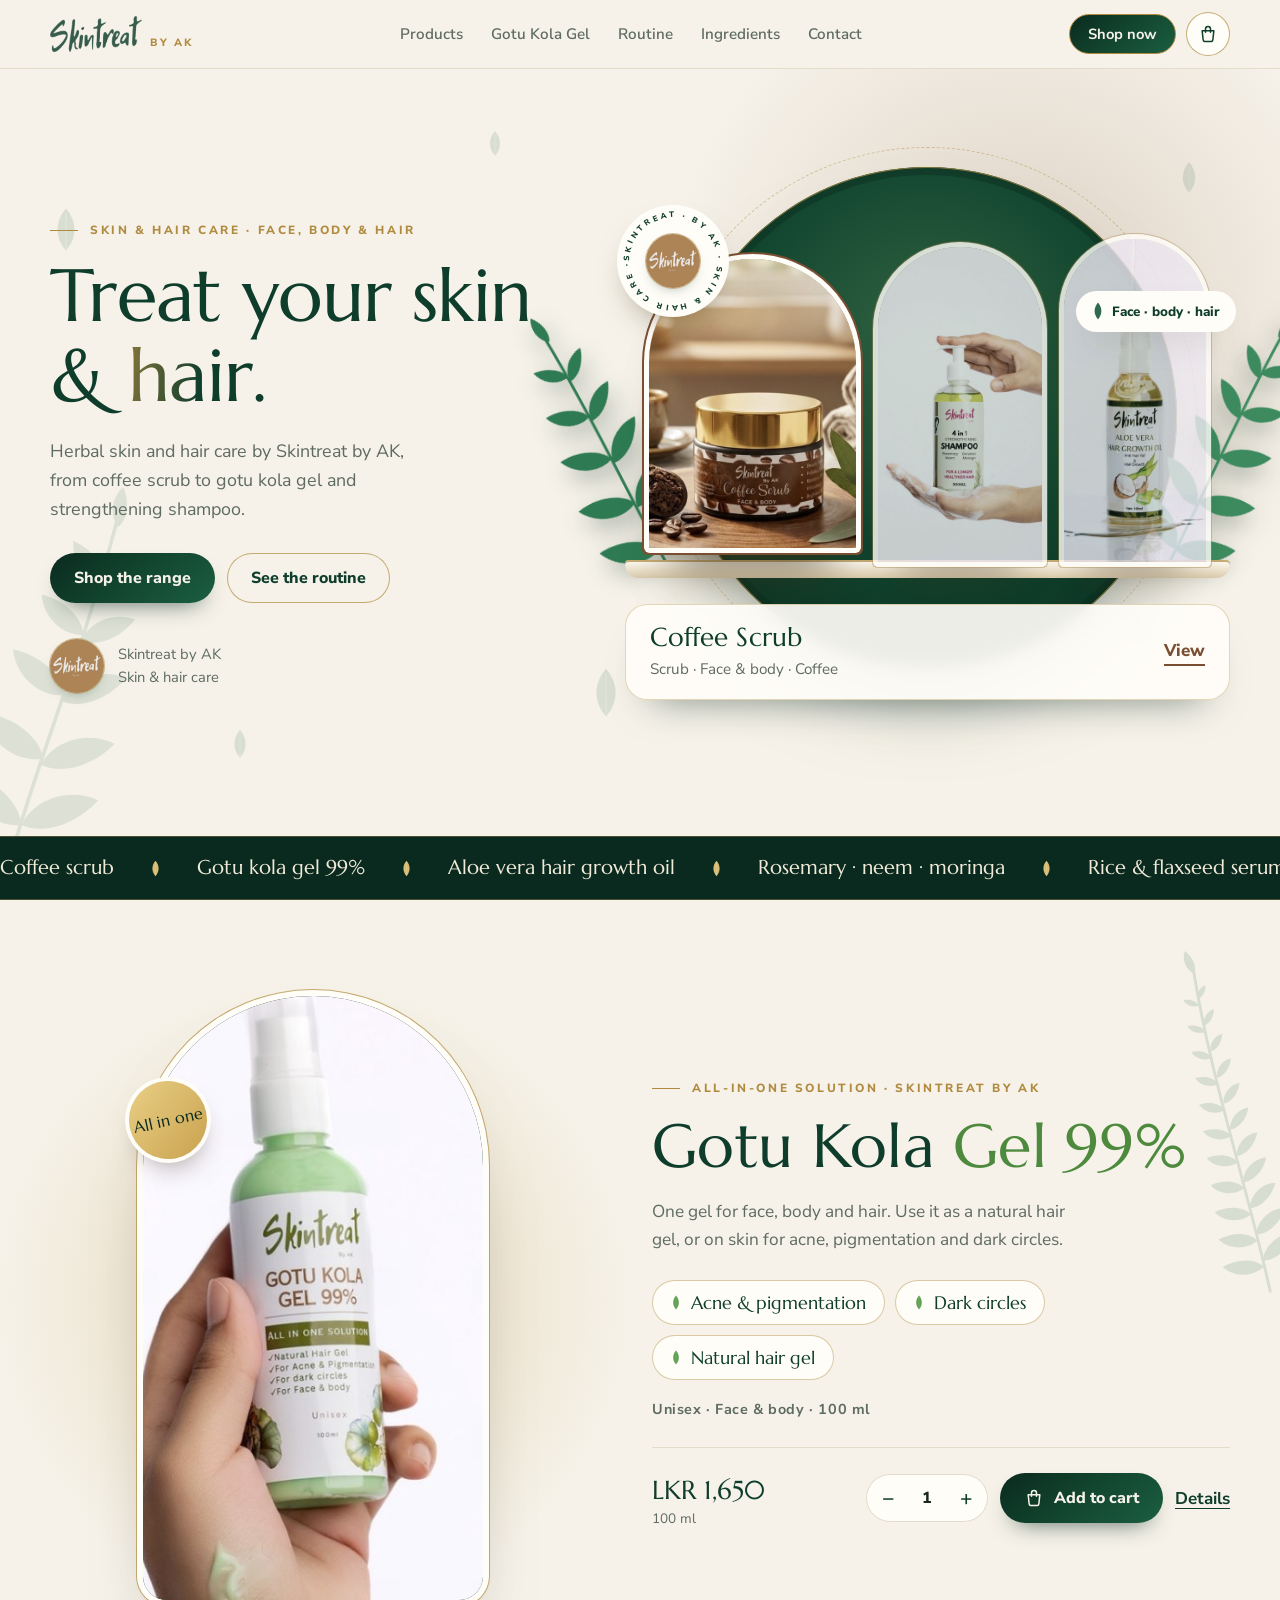
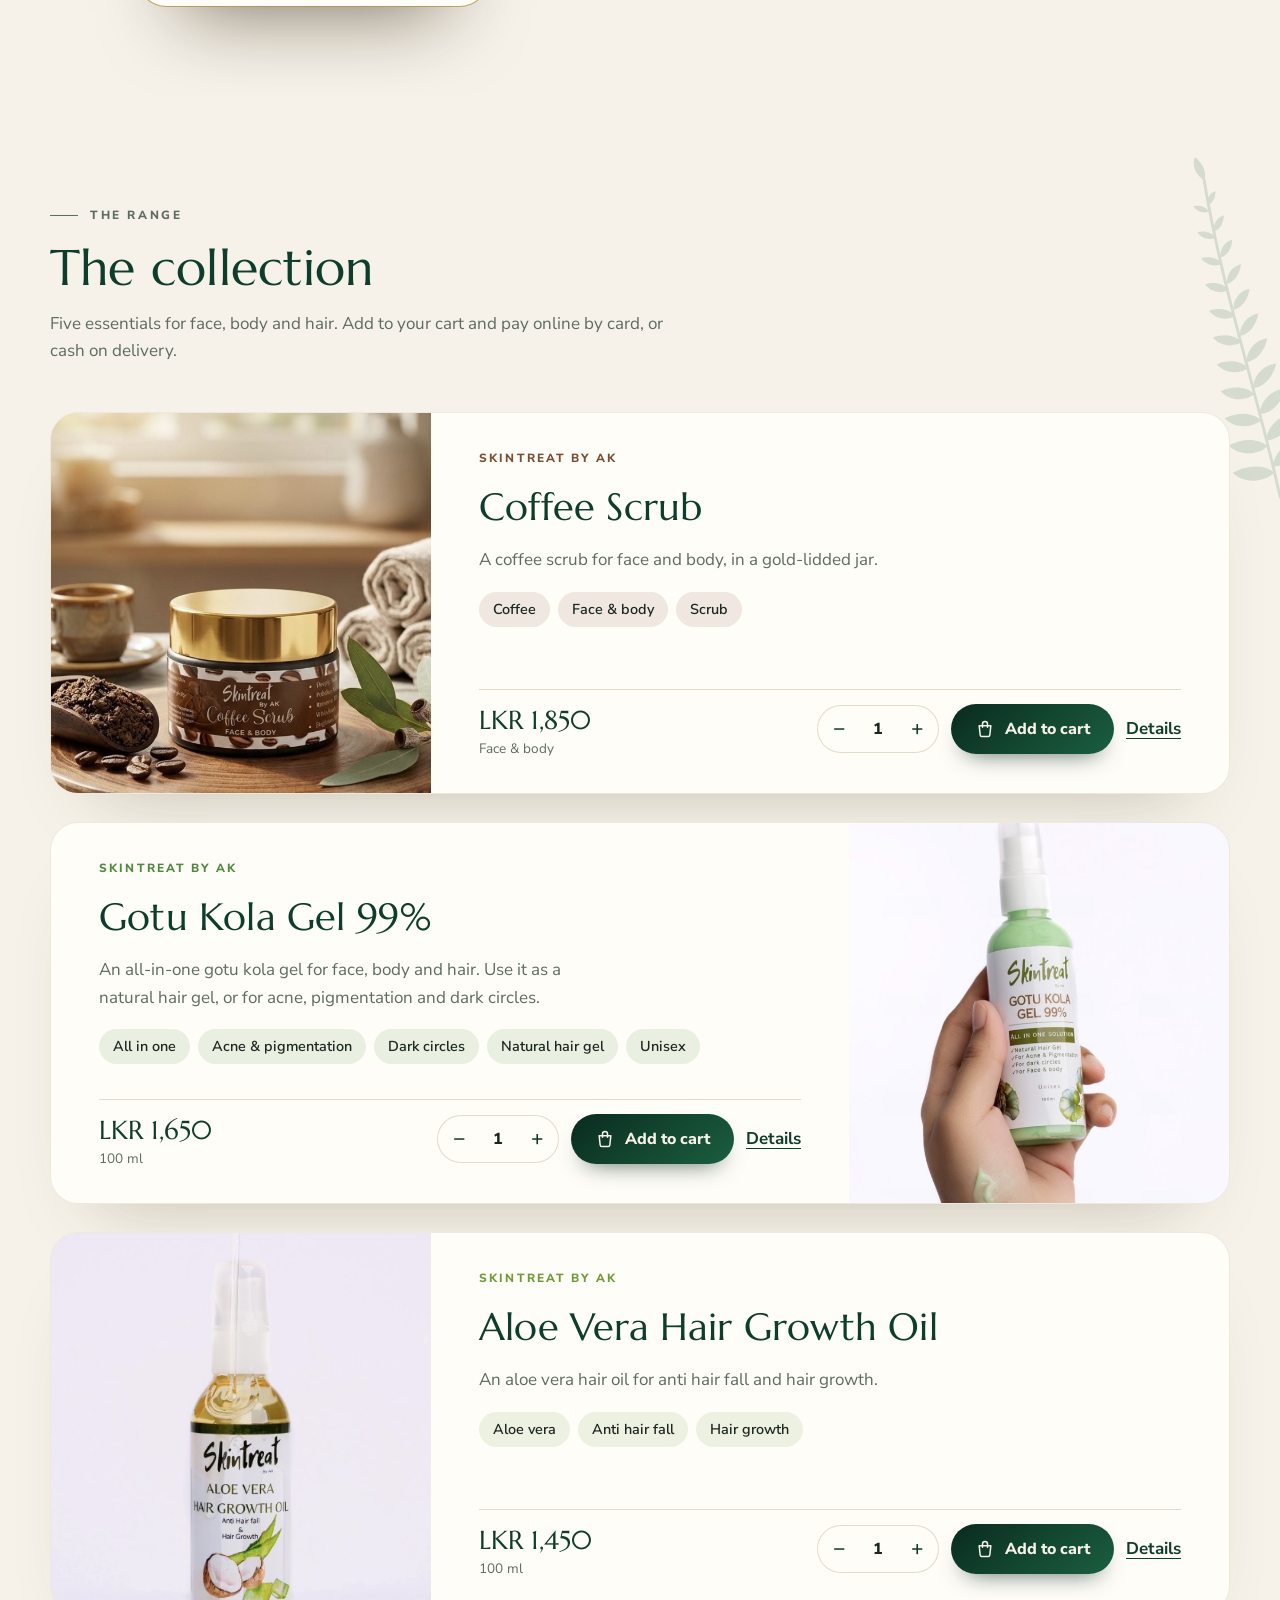
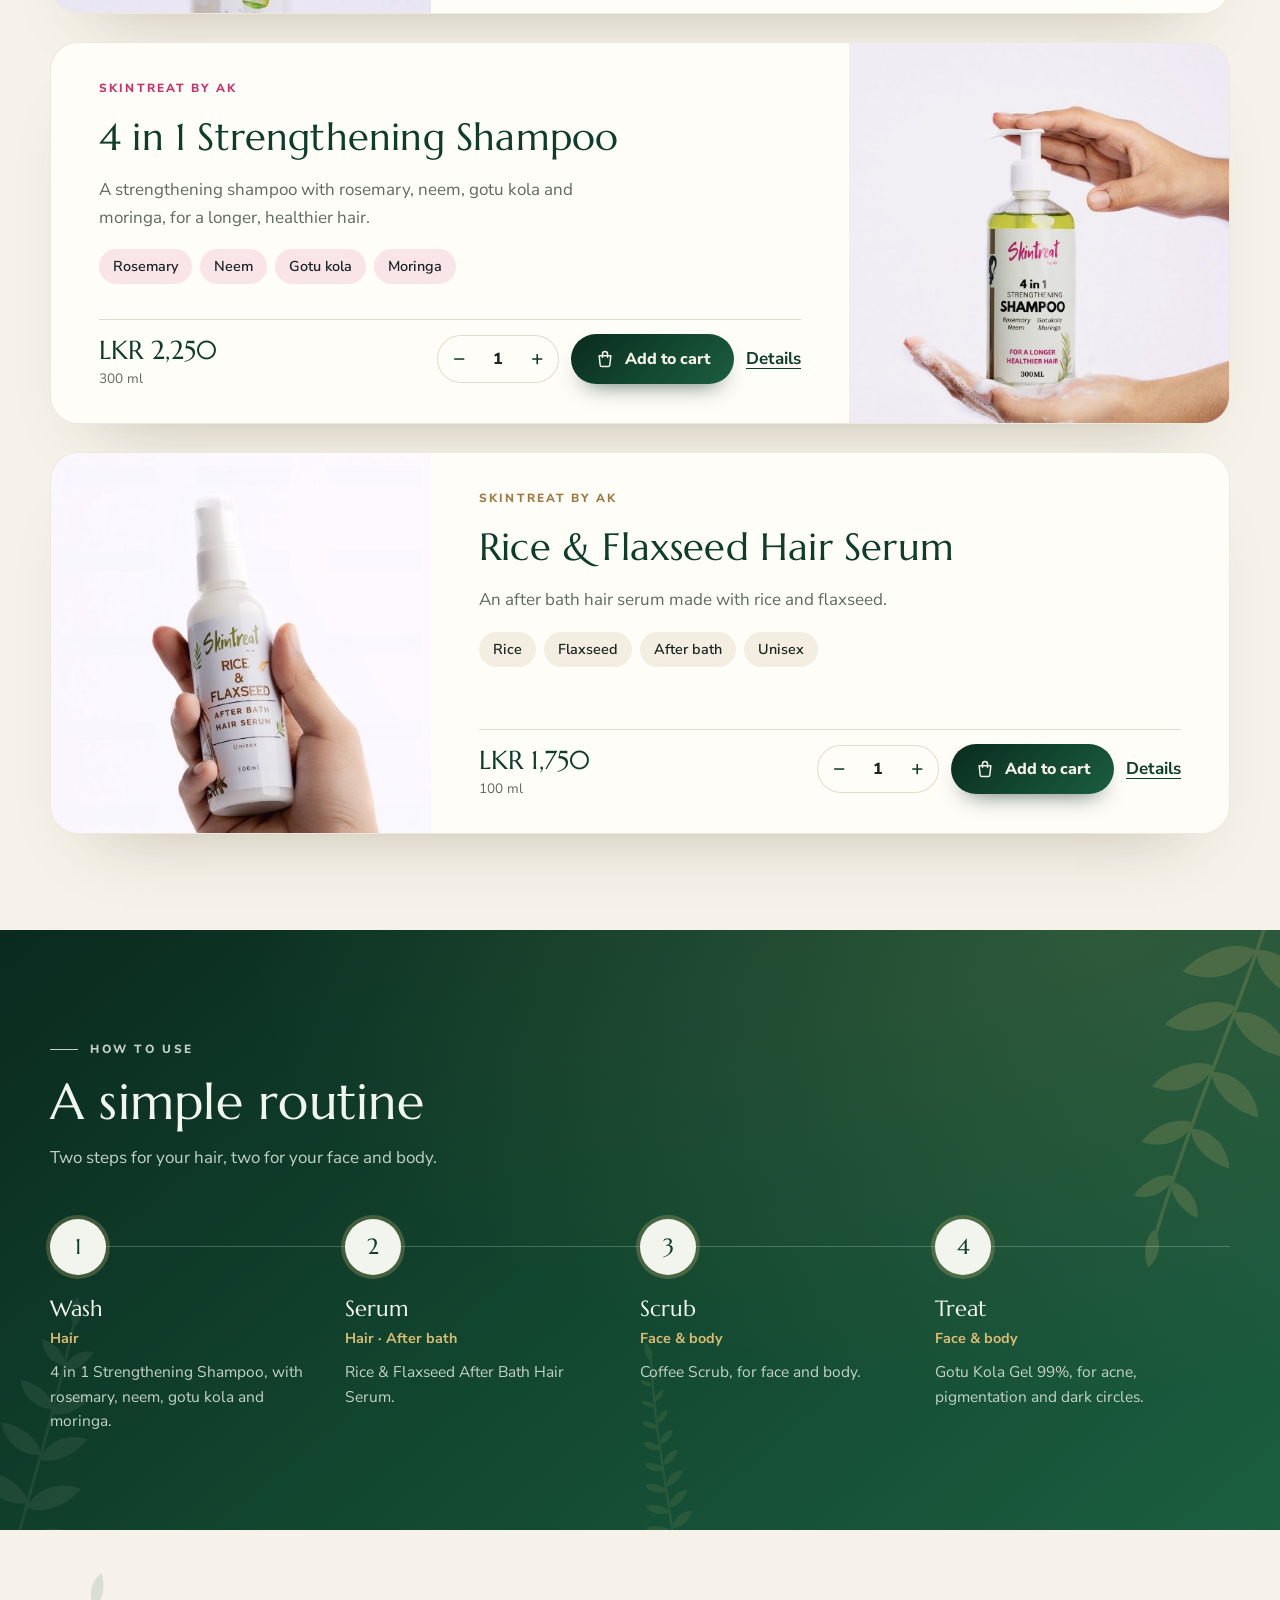
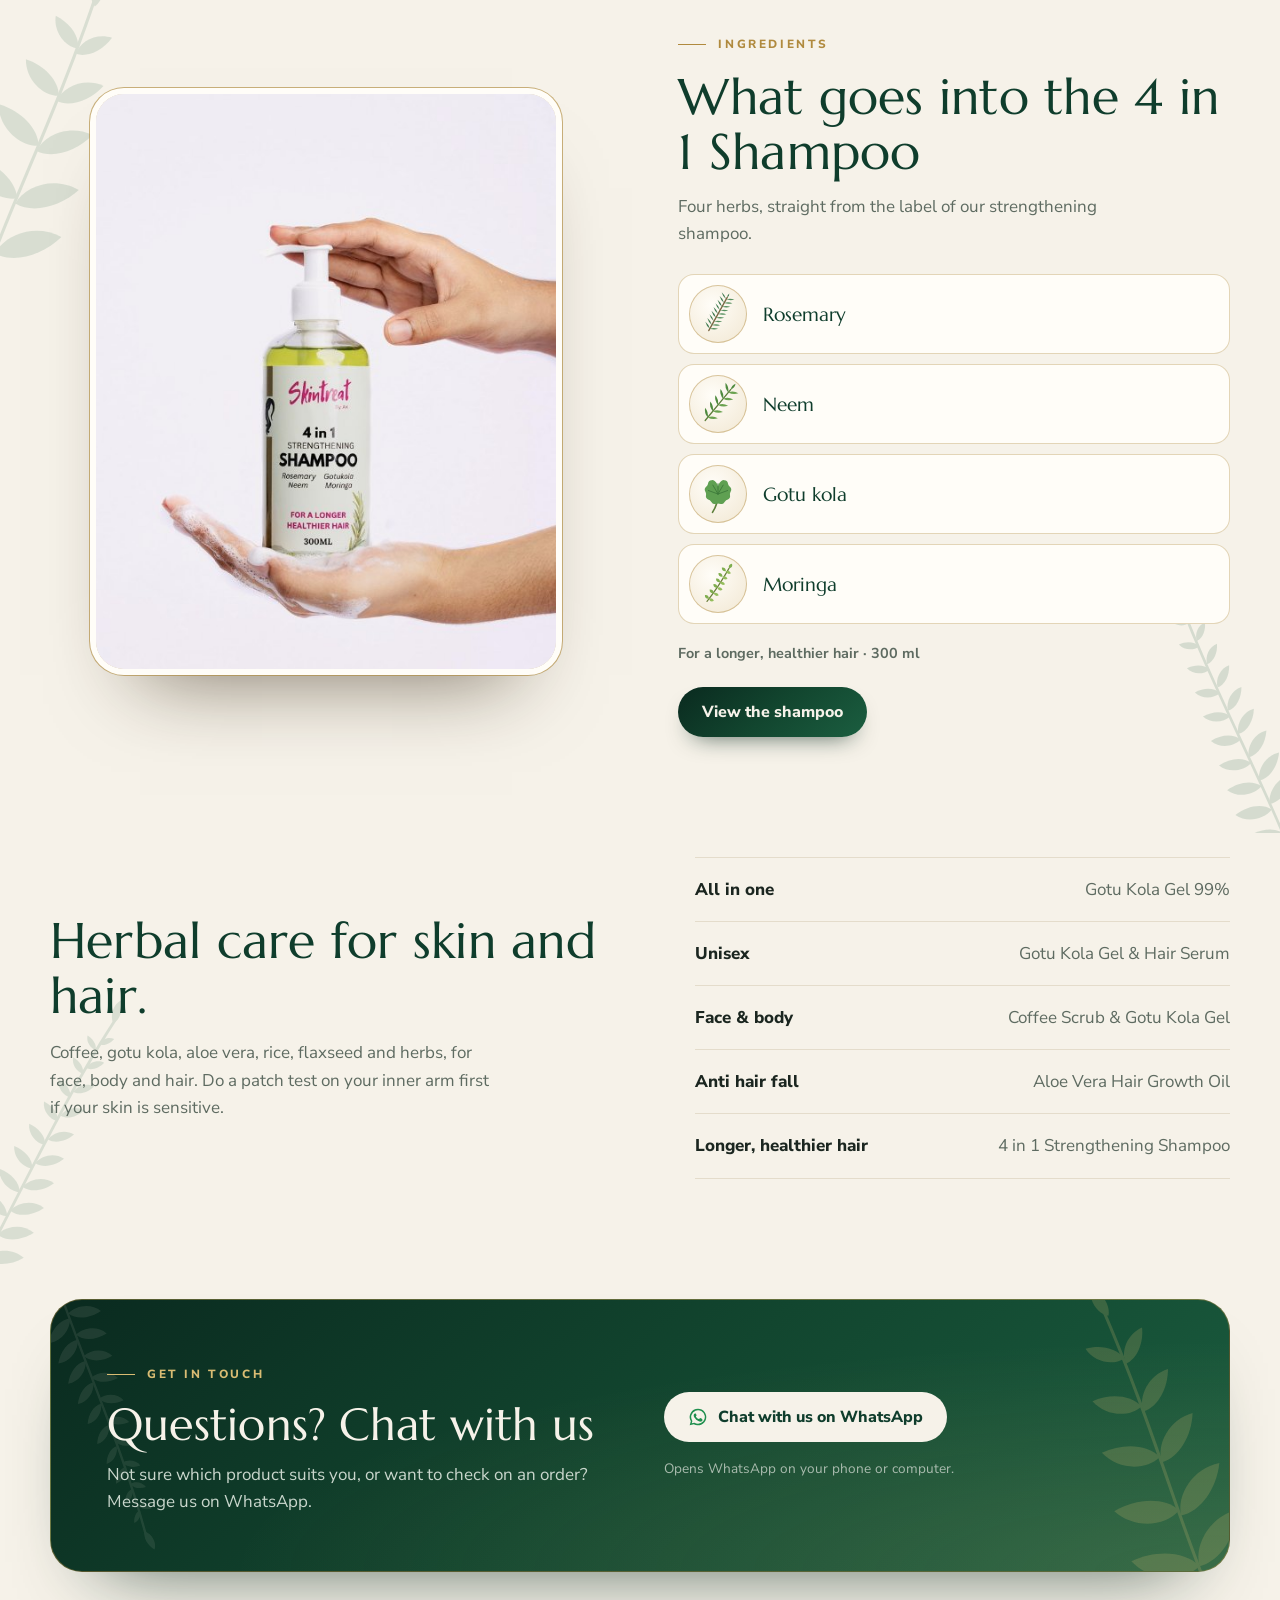
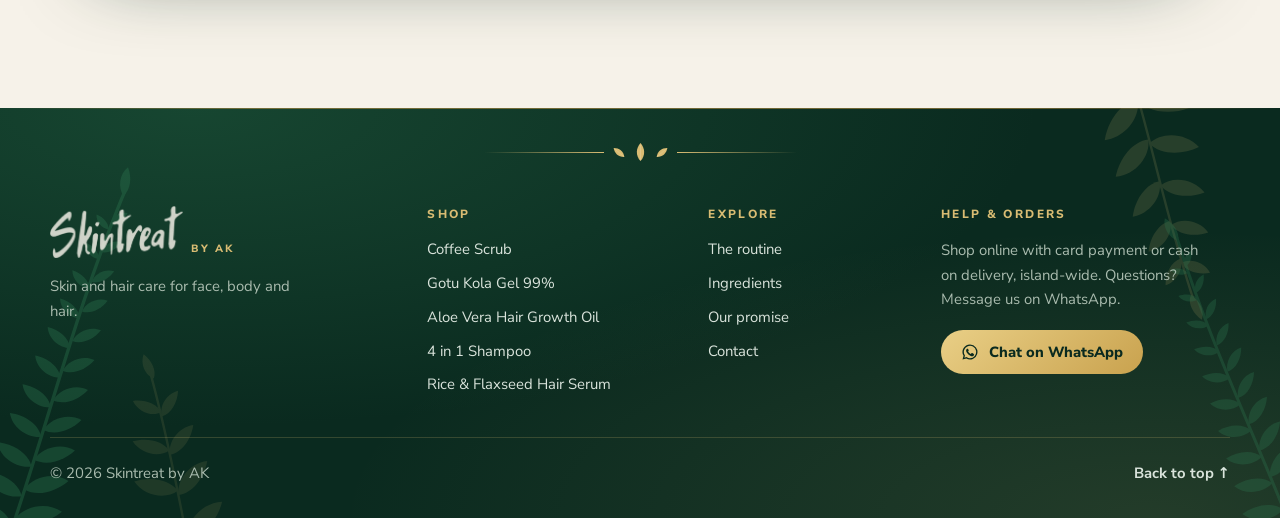
<file: index.html>
<!DOCTYPE html>
<html lang="en">
<head>
<meta charset="UTF-8">
<meta name="viewport" content="width=device-width, initial-scale=1, viewport-fit=cover">
<title>Skintreat by AK — skin &amp; hair care</title>
<meta name="description" content="Skintreat by AK — skin and hair care: Coffee Scrub, Gotu Kola Gel 99%, Aloe Vera Hair Growth Oil, 4 in 1 Strengthening Shampoo and Rice &amp; Flaxseed After Bath Hair Serum.">
<link rel="icon" href="images/skintreat-logo.png">
<link rel="preconnect" href="https://fonts.googleapis.com">
<link rel="preconnect" href="https://fonts.gstatic.com" crossorigin>
<link href="https://fonts.googleapis.com/css2?family=Marcellus&family=Nunito+Sans:opsz,wght@6..12,400;6..12,600;6..12,800&display=swap" rel="stylesheet">
<link rel="stylesheet" href="css/style.css">
<link rel="stylesheet" href="css/shop.css">
<script>document.documentElement.classList.add("js")</script>
</head>
<body>
<svg width="0" height="0" style="position:absolute" aria-hidden="true"><defs><symbol id="sprig" viewBox="0 0 120 240"><path d="M60 238C57 180 63 110 58 22" fill="none" stroke="currentColor" stroke-width="2.2" stroke-linecap="round"/><path transform="translate(60 214) rotate(-150) scale(1.0)" d="M0 0C9-13 32-17 48-5C33 6 12 9 0 0Z"/><path transform="translate(60 214) rotate(-30) scale(1.0)" d="M0 0C9-13 32-17 48-5C33 6 12 9 0 0Z"/><path transform="translate(60 172) rotate(-155) scale(0.95)" d="M0 0C9-13 32-17 48-5C33 6 12 9 0 0Z"/><path transform="translate(60 176) rotate(-28) scale(0.95)" d="M0 0C9-13 32-17 48-5C33 6 12 9 0 0Z"/><path transform="translate(60 132) rotate(-150) scale(0.85)" d="M0 0C9-13 32-17 48-5C33 6 12 9 0 0Z"/><path transform="translate(60 136) rotate(-32) scale(0.85)" d="M0 0C9-13 32-17 48-5C33 6 12 9 0 0Z"/><path transform="translate(60 94) rotate(-148) scale(0.72)" d="M0 0C9-13 32-17 48-5C33 6 12 9 0 0Z"/><path transform="translate(60 98) rotate(-34) scale(0.72)" d="M0 0C9-13 32-17 48-5C33 6 12 9 0 0Z"/><path transform="translate(60 58) rotate(-140) scale(0.58)" d="M0 0C9-13 32-17 48-5C33 6 12 9 0 0Z"/><path transform="translate(60 62) rotate(-40) scale(0.58)" d="M0 0C9-13 32-17 48-5C33 6 12 9 0 0Z"/><path transform="translate(60 26) rotate(-95) scale(0.5)" d="M0 0C9-13 32-17 48-5C33 6 12 9 0 0Z"/></symbol><symbol id="fern" viewBox="0 0 120 240"><path d="M60 238C62 170 56 100 62 30" fill="none" stroke="currentColor" stroke-width="1.8" stroke-linecap="round"/><path transform="translate(60 222) rotate(-160) scale(1.00)" d="M0 0C6-7 18-9 26-3C18 3 7 5 0 0Z"/><path transform="translate(60 218) rotate(-20) scale(1.00)" d="M0 0C6-7 18-9 26-3C18 3 7 5 0 0Z"/><path transform="translate(60 205) rotate(-158) scale(0.94)" d="M0 0C6-7 18-9 26-3C18 3 7 5 0 0Z"/><path transform="translate(60 201) rotate(-22) scale(0.94)" d="M0 0C6-7 18-9 26-3C18 3 7 5 0 0Z"/><path transform="translate(60 188) rotate(-156) scale(0.88)" d="M0 0C6-7 18-9 26-3C18 3 7 5 0 0Z"/><path transform="translate(60 184) rotate(-24) scale(0.88)" d="M0 0C6-7 18-9 26-3C18 3 7 5 0 0Z"/><path transform="translate(60 171) rotate(-154) scale(0.82)" d="M0 0C6-7 18-9 26-3C18 3 7 5 0 0Z"/><path transform="translate(60 167) rotate(-26) scale(0.82)" d="M0 0C6-7 18-9 26-3C18 3 7 5 0 0Z"/><path transform="translate(60 154) rotate(-152) scale(0.76)" d="M0 0C6-7 18-9 26-3C18 3 7 5 0 0Z"/><path transform="translate(60 150) rotate(-28) scale(0.76)" d="M0 0C6-7 18-9 26-3C18 3 7 5 0 0Z"/><path transform="translate(60 137) rotate(-150) scale(0.70)" d="M0 0C6-7 18-9 26-3C18 3 7 5 0 0Z"/><path transform="translate(60 133) rotate(-30) scale(0.70)" d="M0 0C6-7 18-9 26-3C18 3 7 5 0 0Z"/><path transform="translate(60 120) rotate(-148) scale(0.64)" d="M0 0C6-7 18-9 26-3C18 3 7 5 0 0Z"/><path transform="translate(60 116) rotate(-32) scale(0.64)" d="M0 0C6-7 18-9 26-3C18 3 7 5 0 0Z"/><path transform="translate(60 103) rotate(-146) scale(0.58)" d="M0 0C6-7 18-9 26-3C18 3 7 5 0 0Z"/><path transform="translate(60 99) rotate(-34) scale(0.58)" d="M0 0C6-7 18-9 26-3C18 3 7 5 0 0Z"/><path transform="translate(60 86) rotate(-144) scale(0.52)" d="M0 0C6-7 18-9 26-3C18 3 7 5 0 0Z"/><path transform="translate(60 82) rotate(-36) scale(0.52)" d="M0 0C6-7 18-9 26-3C18 3 7 5 0 0Z"/><path transform="translate(60 69) rotate(-142) scale(0.46)" d="M0 0C6-7 18-9 26-3C18 3 7 5 0 0Z"/><path transform="translate(60 65) rotate(-38) scale(0.46)" d="M0 0C6-7 18-9 26-3C18 3 7 5 0 0Z"/><path transform="translate(60 52) rotate(-140) scale(0.40)" d="M0 0C6-7 18-9 26-3C18 3 7 5 0 0Z"/><path transform="translate(60 48) rotate(-40) scale(0.40)" d="M0 0C6-7 18-9 26-3C18 3 7 5 0 0Z"/><path transform="translate(62 32) rotate(-92) scale(.6)" d="M0 0C6-7 18-9 26-3C18 3 7 5 0 0Z"/></symbol><symbol id="leaf" viewBox="0 0 40 60"><path d="M20 2C6 18 4 40 20 58 36 40 34 18 20 2Z"/><path d="M20 8v48" fill="none" stroke="#fff" stroke-opacity=".35" stroke-width="1.4"/></symbol></defs></svg>

<!-- NAVIGATION -->
<header class="nav">
  <div class="wrap">
    <a class="brand" href="#top" aria-label="Skintreat by AK home"><img class="name" src="images/skintreat-name.png" alt=""><small>by AK</small></a>
    <nav aria-label="Main"><ul id="navList">
      <li><a href="#products">Products</a></li>
      <li><a href="#new">Gotu Kola Gel</a></li>
      <li><a href="#ritual">Routine</a></li>
      <li><a href="#herbs">Ingredients</a></li>
      <li><a href="#order">Contact</a></li>
    </ul></nav>
    <div class="nav-actions">
      <a class="nav-cta" href="#products">Shop now</a>
      <button class="cart-btn" type="button" data-cart-open aria-label="Open cart"><svg width="20" height="20" viewBox="0 0 24 24" fill="none" stroke="currentColor" stroke-width="1.8" stroke-linecap="round" stroke-linejoin="round" aria-hidden="true"><path d="M5 8h14l-1.2 11.2A2 2 0 0 1 15.8 21H8.2a2 2 0 0 1-2-1.8L5 8Z"/><path d="M9 10V6a3 3 0 0 1 6 0v4"/></svg><span class="cart-count" hidden>0</span></button>
      <button class="menu-btn" id="menuBtn" aria-label="Open menu" aria-expanded="false" aria-controls="navList"><span></span><span></span><span></span></button>
    </div>
  </div>
</header>

<main id="top">
<!-- HERO -->
<section class="hero">
  <svg class="sprig sp-hero" aria-hidden="true"><use href="#sprig"/></svg>
  <div class="leaves" aria-hidden="true"><i><svg viewBox="0 0 40 60"><use href="#leaf"/></svg></i><i><svg viewBox="0 0 40 60"><use href="#leaf"/></svg></i><i><svg viewBox="0 0 40 60"><use href="#leaf"/></svg></i><i><svg viewBox="0 0 40 60"><use href="#leaf"/></svg></i><i><svg viewBox="0 0 40 60"><use href="#leaf"/></svg></i><i><svg viewBox="0 0 40 60"><use href="#leaf"/></svg></i></div>
  <div class="wrap">
    <div class="hero-text">
      <p class="eyebrow">Skin &amp; hair care<span class="eb-more">&nbsp;· Face, body &amp; hair</span></p>
      <h1><span>Treat</span> <span>your</span> <span>skin</span> <span>&amp;</span> <span><em>hair.</em></span></h1>
      <p class="lede">Herbal skin and hair care by Skintreat by AK, from coffee scrub to gotu kola gel and strengthening shampoo.</p>
      <div class="actions">
        <a class="btn btn-primary" href="#products">Shop the range</a>
        <a class="btn btn-ghost" href="#ritual">See the routine</a>
      </div>
      <div class="estd"><img src="images/skintreat-logo.png" alt="Skintreat by AK logo"><span>Skintreat by AK<br>Skin &amp; hair care</span></div>
    </div>

    <div class="shelf" aria-label="Product shelf">
      <div class="stage">
      <div class="sun" aria-hidden="true"></div>
      <svg class="sprig sp-shelf-l" aria-hidden="true"><use href="#sprig"/></svg><svg class="sprig sp-shelf-r" aria-hidden="true"><use href="#sprig"/></svg>
      <div class="badge" aria-hidden="true"><svg viewBox="0 0 120 120"><defs><path id="ring" d="M60,60 m-47,0 a47,47 0 1,1 94,0 a47,47 0 1,1 -94,0"/></defs><text><textPath href="#ring" textLength="292">SKINTREAT · BY AK · SKIN &amp; HAIR CARE · </textPath></text></svg><img src="images/skintreat-logo.png" alt=""></div>
      <div class="chip" aria-hidden="true"><svg viewBox="0 0 40 60" aria-hidden="true"><path d="M20 2C6 18 4 40 20 58 36 40 34 18 20 2Z"/></svg>Face · body · hair</div>
      <div class="shelf-items" role="tablist">
        <button class="shelf-item on" data-p="scrub" role="tab" aria-selected="true"><span class="arch"><img src="images/coffee-scrub.jpg" alt="Skintreat Coffee Scrub jar with a gold lid, coffee beans and a cup of coffee"></span></button>
        <button class="shelf-item" data-p="shampoo" role="tab" aria-selected="false"><span class="arch"><img src="images/strengthening-shampoo.jpg" alt="Skintreat 4 in 1 Strengthening Shampoo pump bottle"></span></button>
        <button class="shelf-item" data-p="oil" role="tab" aria-selected="false"><span class="arch"><img src="images/aloe-vera-hair-growth-oil.jpg" alt="Skintreat Aloe Vera Hair Growth Oil bottle"></span></button>
      </div>
      <div class="plinth" aria-hidden="true"></div>
      </div>
      <div class="shelf-caption" id="caption" aria-live="polite">
        <h3 id="capName">Coffee Scrub</h3>
        <p class="meta" id="capMeta">Scrub · Face &amp; body · Coffee</p>
        <a class="go" id="capLink" href="#p-scrub">View</a>
      </div>
    </div>
  </div>
</section>

<!-- MARQUEE -->
<div class="marquee" aria-hidden="true"><div class="track"><span>Coffee scrub</span><b><svg viewBox="0 0 40 60"><use href="#leaf"/></svg></b><span>Gotu kola gel 99%</span><b><svg viewBox="0 0 40 60"><use href="#leaf"/></svg></b><span>Aloe vera hair growth oil</span><b><svg viewBox="0 0 40 60"><use href="#leaf"/></svg></b><span>Rosemary · neem · moringa</span><b><svg viewBox="0 0 40 60"><use href="#leaf"/></svg></b><span>Rice &amp; flaxseed serum</span><b><svg viewBox="0 0 40 60"><use href="#leaf"/></svg></b><span>Face, body &amp; hair</span><b><svg viewBox="0 0 40 60"><use href="#leaf"/></svg></b><span>Coffee scrub</span><b><svg viewBox="0 0 40 60"><use href="#leaf"/></svg></b><span>Gotu kola gel 99%</span><b><svg viewBox="0 0 40 60"><use href="#leaf"/></svg></b><span>Aloe vera hair growth oil</span><b><svg viewBox="0 0 40 60"><use href="#leaf"/></svg></b><span>Rosemary · neem · moringa</span><b><svg viewBox="0 0 40 60"><use href="#leaf"/></svg></b><span>Rice &amp; flaxseed serum</span><b><svg viewBox="0 0 40 60"><use href="#leaf"/></svg></b><span>Face, body &amp; hair</span><b><svg viewBox="0 0 40 60"><use href="#leaf"/></svg></b></div></div>

<!-- SPOTLIGHT: GOTU KOLA GEL -->
<section class="block spotlight leafy" id="new">
  <svg class="sprig sp-spot" aria-hidden="true"><use href="#fern"/></svg>
  <div class="wrap spot-grid">
    <div class="spot-media">
      <div class="spot-glow" aria-hidden="true"></div>
      <div class="vframe vframe-tall">
        <img src="images/gotu-kola-gel.jpg" alt="Hand holding a bottle of Skintreat Gotu Kola Gel 99%" loading="lazy">
      </div>
      <span class="spot-badge">All in one</span>
    </div>
    <div class="spot-copy">
      <p class="eyebrow">All-in-one solution · Skintreat by AK</p>
      <h2>Gotu Kola <em>Gel 99%</em></h2>
      <p class="spot-lede">One gel for face, body and hair. Use it as a natural hair gel, or on skin for acne, pigmentation and dark circles.</p>
      <ul class="spot-words"><li><svg viewBox="0 0 40 60" aria-hidden="true"><use href="#leaf"/></svg>Acne &amp; pigmentation</li><li><svg viewBox="0 0 40 60" aria-hidden="true"><use href="#leaf"/></svg>Dark circles</li><li><svg viewBox="0 0 40 60" aria-hidden="true"><use href="#leaf"/></svg>Natural hair gel</li></ul>
      <p class="spot-meta">Unisex · Face &amp; body · 100 ml</p>
      <div class="spot-buy buy" data-buy="gel" data-details></div>
    </div>
  </div>
</section>

<!-- PRODUCTS -->
<section class="block leafy" id="products">
  <svg class="sprig sp-sec-r" aria-hidden="true"><use href="#fern"/></svg>
  <div class="wrap">
    <div class="head">
      <p class="eyebrow">The range</p>
      <h2>The collection</h2>
      <p>Five essentials for face, body and hair. Add to your cart and pay online by card, or cash on delivery.</p>
    </div>

    <div class="products">
      <article class="product" id="p-scrub" data-line="coffee" data-id="scrub">
        <div class="pic pic-photo"><img src="images/coffee-scrub.jpg" alt="Skintreat Coffee Scrub jar with coffee beans, a wooden scoop and a cup of coffee" loading="lazy"></div>
        <div class="body">
          <span class="line">Skintreat by AK</span>
          <h3>Coffee Scrub</h3>
          <p class="desc">A coffee scrub for face and body, in a gold-lidded jar.</p>
          <ul class="benefits"><li>Coffee</li><li>Face &amp; body</li><li>Scrub</li></ul>
          <div class="buy" data-buy="scrub" data-details></div>
        </div>
      </article>

      <article class="product" id="p-gel" data-line="gotu" data-id="gel">
        <div class="pic pic-photo"><img src="images/gotu-kola-gel.jpg" alt="Hand holding a bottle of Skintreat Gotu Kola Gel 99%" loading="lazy"></div>
        <div class="body">
          <span class="line">Skintreat by AK</span>
          <h3>Gotu Kola Gel 99%</h3>
          <p class="desc">An all-in-one gotu kola gel for face, body and hair. Use it as a natural hair gel, or for acne, pigmentation and dark circles.</p>
          <ul class="benefits"><li>All in one</li><li>Acne &amp; pigmentation</li><li>Dark circles</li><li>Natural hair gel</li><li>Unisex</li></ul>
          <div class="buy" data-buy="gel" data-details></div>
        </div>
      </article>

      <article class="product" id="p-oil" data-line="aloe" data-id="oil">
        <div class="pic pic-photo"><img src="images/aloe-vera-hair-growth-oil.jpg" alt="Skintreat Aloe Vera Hair Growth Oil bottle" loading="lazy"></div>
        <div class="body">
          <span class="line">Skintreat by AK</span>
          <h3>Aloe Vera Hair Growth Oil</h3>
          <p class="desc">An aloe vera hair oil for anti hair fall and hair growth.</p>
          <ul class="benefits"><li>Aloe vera</li><li>Anti hair fall</li><li>Hair growth</li></ul>
          <div class="buy" data-buy="oil" data-details></div>
        </div>
      </article>

      <article class="product" id="p-shampoo" data-line="rose" data-id="shampoo">
        <div class="pic pic-photo"><img src="images/strengthening-shampoo.jpg" alt="Skintreat 4 in 1 Strengthening Shampoo pump bottle" loading="lazy"></div>
        <div class="body">
          <span class="line">Skintreat by AK</span>
          <h3>4 in 1 Strengthening Shampoo</h3>
          <p class="desc">A strengthening shampoo with rosemary, neem, gotu kola and moringa, for a longer, healthier hair.</p>
          <ul class="benefits"><li>Rosemary</li><li>Neem</li><li>Gotu kola</li><li>Moringa</li></ul>
          <div class="buy" data-buy="shampoo" data-details></div>
        </div>
      </article>

      <article class="product" id="p-serum" data-line="rice" data-id="serum">
        <div class="pic pic-photo"><img src="images/rice-flaxseed-hair-serum.jpg" alt="Hand holding a bottle of Skintreat Rice &amp; Flaxseed After Bath Hair Serum" loading="lazy"></div>
        <div class="body">
          <span class="line">Skintreat by AK</span>
          <h3>Rice &amp; Flaxseed Hair Serum</h3>
          <p class="desc">An after bath hair serum made with rice and flaxseed.</p>
          <ul class="benefits"><li>Rice</li><li>Flaxseed</li><li>After bath</li><li>Unisex</li></ul>
          <div class="buy" data-buy="serum" data-details></div>
        </div>
      </article>
    </div>
  </div>
</section>

<!-- RITUAL -->
<section class="block ritual" id="ritual">
  <svg class="sprig sp-band-m" aria-hidden="true"><use href="#fern"/></svg><svg class="sprig sp-band-r" aria-hidden="true"><use href="#sprig"/></svg><svg class="sprig sp-band-l" aria-hidden="true"><use href="#sprig"/></svg>
  <div class="wrap">
    <div class="head">
      <p class="eyebrow">How to use</p>
      <h2>A simple routine</h2>
      <p>Two steps for your hair, two for your face and body.</p>
    </div>
    <ol class="steps">
      <li><span class="n">1</span><h3>Wash</h3><div class="when">Hair</div><p>4 in 1 Strengthening Shampoo, with rosemary, neem, gotu kola and moringa.</p></li>
      <li><span class="n">2</span><h3>Serum</h3><div class="when">Hair · After bath</div><p>Rice &amp; Flaxseed After Bath Hair Serum.</p></li>
      <li><span class="n">3</span><h3>Scrub</h3><div class="when">Face &amp; body</div><p>Coffee Scrub, for face and body.</p></li>
      <li><span class="n">4</span><h3>Treat</h3><div class="when">Face &amp; body</div><p>Gotu Kola Gel 99%, for acne, pigmentation and dark circles.</p></li>
    </ol>
  </div>
</section>

<!-- HERBS -->
<section class="block leafy" id="herbs">
  <svg class="sprig sp-herb-l" aria-hidden="true"><use href="#sprig"/></svg><svg class="sprig sp-herb-r" aria-hidden="true"><use href="#fern"/></svg>
  <div class="wrap ing-grid">
    <figure class="ing-photo"><img src="images/strengthening-shampoo.jpg" alt="Skintreat 4 in 1 Strengthening Shampoo with rosemary, neem, gotu kola and moringa" loading="lazy"></figure>
    <div class="ing-copy">
      <p class="eyebrow">Ingredients</p>
      <h2>What goes into the 4 in 1 Shampoo</h2>
      <p>Four herbs, straight from the label of our strengthening shampoo.</p>
      <ul class="ing-list"><li><span class="ing-ico"><svg viewBox="0 0 48 48" aria-hidden="true"><path d="M14 42L34 6" stroke="#7A6440" stroke-width="1.6" stroke-linecap="round"/><path d="M15.1 40Q14 35.4 10.2 32.4Q11.3 37.1 15.1 40Z" fill="#3F7A4F"/><path d="M15.1 40Q19.6 41.7 24.1 40.2Q19.6 38.5 15.1 40Z" fill="#57905F"/><path d="M17.3 36Q16.2 31.4 12.4 28.4Q13.5 33.1 17.3 36Z" fill="#3F7A4F"/><path d="M17.3 36Q21.8 37.7 26.3 36.2Q21.9 34.5 17.3 36Z" fill="#57905F"/><path d="M19.6 32Q18.5 27.4 14.7 24.4Q15.8 29.1 19.6 32Z" fill="#3F7A4F"/><path d="M19.6 32Q24 33.7 28.6 32.2Q24.1 30.5 19.6 32Z" fill="#57905F"/><path d="M21.8 28Q20.7 23.4 16.9 20.4Q18 25.1 21.8 28Z" fill="#3F7A4F"/><path d="M21.8 28Q26.2 29.7 30.8 28.2Q26.3 26.5 21.8 28Z" fill="#57905F"/><path d="M24 24Q22.9 19.4 19.1 16.4Q20.2 21.1 24 24Z" fill="#3F7A4F"/><path d="M24 24Q28.5 25.7 33 24.2Q28.5 22.5 24 24Z" fill="#57905F"/><path d="M26.2 20Q25.1 15.4 21.3 12.4Q22.4 17.1 26.2 20Z" fill="#3F7A4F"/><path d="M26.2 20Q30.7 21.7 35.2 20.2Q30.8 18.5 26.2 20Z" fill="#57905F"/><path d="M28.4 16Q27.3 11.4 23.5 8.4Q24.7 13.1 28.4 16Z" fill="#3F7A4F"/><path d="M28.4 16Q32.9 17.7 37.4 16.2Q33 14.5 28.4 16Z" fill="#57905F"/><path d="M30.7 12Q29.6 7.4 25.8 4.4Q26.9 9.1 30.7 12Z" fill="#3F7A4F"/><path d="M30.7 12Q35.1 13.7 39.7 12.2Q35.2 10.5 30.7 12Z" fill="#57905F"/><path d="M32.9 8Q31.8 3.4 28 0.4Q29.1 5.1 32.9 8Z" fill="#3F7A4F"/><path d="M32.9 8Q37.4 9.7 41.9 8.2Q37.4 6.5 32.9 8Z" fill="#57905F"/><path d="M34 6Q36.5 4.5 36.4 1.6Q33.9 3.1 34 6Z" fill="#3F7A4F"/></svg></span>Rosemary</li><li><span class="ing-ico"><svg viewBox="0 0 48 48" aria-hidden="true"><path d="M10 42L38 8" stroke="#5E7F3C" stroke-width="1.4" stroke-linecap="round"/><path d="M12.8 38.6Q13.8 32.6 9.9 28Q8.8 34 12.8 38.6Z" fill="#4E8A3E"/><path d="M12.8 38.6Q18.1 41.6 23.8 39.5Q18.5 36.4 12.8 38.6Z" fill="#6AA24F"/><path d="M18.4 31.8Q19.4 25.8 15.5 21.2Q14.4 27.2 18.4 31.8Z" fill="#4E8A3E"/><path d="M18.4 31.8Q23.7 34.8 29.4 32.7Q24.1 29.6 18.4 31.8Z" fill="#6AA24F"/><path d="M24 25Q25 19 21.1 14.4Q20 20.4 24 25Z" fill="#4E8A3E"/><path d="M24 25Q29.3 28 35 25.9Q29.7 22.8 24 25Z" fill="#6AA24F"/><path d="M29.6 18.2Q30.6 12.2 26.7 7.6Q25.6 13.6 29.6 18.2Z" fill="#4E8A3E"/><path d="M29.6 18.2Q34.9 21.2 40.6 19.1Q35.3 16 29.6 18.2Z" fill="#6AA24F"/><path d="M35.2 11.4Q36.2 5.4 32.3 0.8Q31.2 6.8 35.2 11.4Z" fill="#4E8A3E"/><path d="M35.2 11.4Q40.5 14.4 46.2 12.3Q40.9 9.2 35.2 11.4Z" fill="#6AA24F"/><path d="M38 8Q42.4 6.4 43.1 1.8Q38.7 3.4 38 8Z" fill="#4E8A3E"/></svg></span>Neem</li><li><span class="ing-ico"><svg viewBox="0 0 48 48" aria-hidden="true"><path d="M24 24C24 32 22 38 18 44" fill="none" stroke="#5E7F3C" stroke-width="1.8" stroke-linecap="round"/><path d="M24 15.9L24.8 13.4L26 11.5L27.6 9.8L29.5 8.7L31 8.9L32.6 9.2L33.8 10.1L34.6 11.5L35 13L35.5 14.4L36.4 15.5L37.5 16.6L38.3 18L38.5 19.5L38 21L37.4 22.4L37 23.8L37.1 25.3L37.2 26.9L36.7 28.4L35.7 29.5L34.2 30.2L32.9 30.9L31.9 31.9L31 33.1L29.9 34.3L28.5 34.9L27 34.9L25.4 34.5L24 34.3L22.6 34.5L21 34.9L19.5 34.9L18.1 34.3L17 33.1L16.1 31.9L15.1 30.9L13.8 30.2L12.3 29.5L11.3 28.4L10.8 26.9L10.9 25.3L11 23.8L10.6 22.4L10 21L9.5 19.5L9.7 18L10.5 16.6L11.6 15.5L12.5 14.4L13 13L13.4 11.5L14.2 10.1L15.4 9.2L17 8.9L18.5 8.7L20.4 9.8L22 11.5L23.2 13.4L24 15.9Z" fill="#5FA052"/><g stroke="#3E7A3A" stroke-width="1" fill="none" stroke-linecap="round"><path d="M24 24L13.5 20.2"/><path d="M24 24L18.4 14.3"/><path d="M24 24L24 12.8"/><path d="M24 24L29.6 14.3"/><path d="M24 24L34.5 20.2"/></g></svg></span>Gotu kola</li><li><span class="ing-ico"><svg viewBox="0 0 48 48" aria-hidden="true"><path d="M12 43Q24 28 36 7" fill="none" stroke="#6B7F3C" stroke-width="1.3" stroke-linecap="round"/><path d="M14 40Q14.2 35.5 9.7 35.9Q9.5 40.4 14 40Z" fill="#7FAE4E"/><path d="M14 40Q15.4 44.3 19.5 42.4Q18.1 38.1 14 40Z" fill="#94BD5C"/><path d="M19.3 34Q19.4 29.5 14.9 29.9Q14.7 34.4 19.3 34Z" fill="#7FAE4E"/><path d="M19.3 34Q20.6 38.3 24.8 36.4Q23.4 32.1 19.3 34Z" fill="#94BD5C"/><path d="M23.4 28Q23.5 23.5 19 23.9Q18.8 28.4 23.4 28Z" fill="#7FAE4E"/><path d="M23.4 28Q24.7 32.3 28.9 30.4Q27.5 26.1 23.4 28Z" fill="#94BD5C"/><path d="M26.2 22Q26.4 17.5 21.9 17.9Q21.7 22.4 26.2 22Z" fill="#7FAE4E"/><path d="M26.2 22Q27.6 26.3 31.7 24.4Q30.3 20.1 26.2 22Z" fill="#94BD5C"/><path d="M28.9 16Q29 11.5 24.5 11.9Q24.3 16.4 28.9 16Z" fill="#7FAE4E"/><path d="M28.9 16Q30.2 20.3 34.4 18.4Q33 14.1 28.9 16Z" fill="#94BD5C"/><path d="M32.6 10Q32.7 5.5 28.2 5.9Q28 10.4 32.6 10Z" fill="#7FAE4E"/><path d="M32.6 10Q33.9 14.3 38.1 12.4Q36.7 8.1 32.6 10Z" fill="#94BD5C"/><path d="M36 7Q40.5 6.4 39.3 2Q34.8 2.6 36 7Z" fill="#7FAE4E"/></svg></span>Moringa</li></ul>
      <p class="ing-meta">For a longer, healthier hair · 300 ml</p>
      <a class="btn btn-primary" href="#p-shampoo">View the shampoo</a>
    </div>
  </div>
</section>

<!-- PROMISE -->
<section class="block leafy" id="promise" style="padding-top:24px">
  <svg class="sprig sp-promise" aria-hidden="true"><use href="#fern"/></svg>
  <div class="wrap promise">
    <div>
      <h2>Herbal care for skin and hair.</h2>
      <p style="color:var(--muted);margin-top:16px;max-width:44ch">Coffee, gotu kola, aloe vera, rice, flaxseed and herbs, for face, body and hair. Do a patch test on your inner arm first if your skin is sensitive.</p>
    </div>
    <ul class="freefrom">
      <li><b>All in one</b><span>Gotu Kola Gel 99%</span></li>
      <li><b>Unisex</b><span>Gotu Kola Gel &amp; Hair Serum</span></li>
      <li><b>Face &amp; body</b><span>Coffee Scrub &amp; Gotu Kola Gel</span></li>
      <li><b>Anti hair fall</b><span>Aloe Vera Hair Growth Oil</span></li>
      <li><b>Longer, healthier hair</b><span>4 in 1 Strengthening Shampoo</span></li>
    </ul>
  </div>
</section>

<!-- CONTACT -->
<section class="block" id="order" style="padding-top:24px">
  <div class="wrap">
    <div class="order">
      <svg class="sprig sp-order-l" aria-hidden="true"><use href="#fern"/></svg><svg class="sprig sp-order" aria-hidden="true"><use href="#sprig"/></svg>
      <div>
        <p class="eyebrow">Get in touch</p>
        <h2>Questions? Chat with us</h2>
        <p class="sub">Not sure which product suits you, or want to check on an order? Message us on WhatsApp.</p>
      </div>
      <div class="contact-cta">
        <a class="btn btn-wa" data-wa href="#order" target="_blank" rel="noopener"><svg width="20" height="20" viewBox="0 0 24 24" fill="currentColor" aria-hidden="true"><path d="M12 2a10 10 0 0 0-8.6 15.1L2 22l5-1.3A10 10 0 1 0 12 2Zm0 18.2a8.2 8.2 0 0 1-4.2-1.2l-.3-.2-3 .8.8-2.9-.2-.3A8.2 8.2 0 1 1 12 20.2Zm4.5-6.1c-.2-.1-1.5-.7-1.7-.8-.2-.1-.4-.1-.6.1l-.8 1c-.1.2-.3.2-.5.1a6.7 6.7 0 0 1-3.3-2.9c-.3-.4.2-.4.7-1.3.1-.2 0-.3 0-.4l-.8-1.8c-.2-.5-.4-.4-.6-.4h-.5a1 1 0 0 0-.7.3 3 3 0 0 0-.9 2.2 5.2 5.2 0 0 0 1.1 2.7 11.8 11.8 0 0 0 4.5 4c1.7.7 2.3.8 3.2.6.5-.1 1.5-.6 1.7-1.2.2-.6.2-1.1.1-1.2l-.4-.2Z"/></svg>Chat with us on WhatsApp</a>
        <p class="hint">Opens WhatsApp on your phone or computer.</p>
      </div>
    </div>
  </div>
</section>
</main>

<!-- FOOTER -->
<footer>
  <svg class="sprig sp-foot" aria-hidden="true"><use href="#sprig"/></svg><svg class="sprig sp-foot-l" aria-hidden="true"><use href="#fern"/></svg><svg class="sprig sp-foot-l2" aria-hidden="true"><use href="#sprig"/></svg><svg class="sprig sp-foot-r" aria-hidden="true"><use href="#fern"/></svg>
  <div class="foot-divider" aria-hidden="true"><i></i><svg viewBox="0 0 40 60" aria-hidden="true"><use href="#leaf"/></svg><svg viewBox="0 0 40 60" aria-hidden="true"><use href="#leaf"/></svg><svg viewBox="0 0 40 60" aria-hidden="true"><use href="#leaf"/></svg><i></i></div>
  <div class="wrap foot-grid">
    <div class="foot-brand">
      <a class="brand" href="#top" aria-label="Skintreat by AK home"><img class="name" src="images/skintreat-name-light.png" alt=""><small>by AK</small></a>
      <p>Skin and hair care for face, body and hair.</p>
    </div>
    <nav class="foot-col" aria-label="Shop">
      <h4>Shop</h4>
      <ul>
        <li><a href="#p-scrub">Coffee Scrub</a></li>
        <li><a href="#p-gel">Gotu Kola Gel 99%</a></li>
        <li><a href="#p-oil">Aloe Vera Hair Growth Oil</a></li>
        <li><a href="#p-shampoo">4 in 1 Shampoo</a></li>
        <li><a href="#p-serum">Rice &amp; Flaxseed Hair Serum</a></li>
      </ul>
    </nav>
    <nav class="foot-col" aria-label="Explore">
      <h4>Explore</h4>
      <ul>
        <li><a href="#ritual">The routine</a></li>
        <li><a href="#herbs">Ingredients</a></li>
        <li><a href="#promise">Our promise</a></li>
        <li><a href="#order">Contact</a></li>
      </ul>
    </nav>
    <div class="foot-col foot-contact">
      <h4>Help &amp; orders</h4>
      <p>Shop online with card payment or cash on delivery, island-wide. Questions? Message us on WhatsApp.</p>
      <a class="btn btn-gold" data-wa href="#order" target="_blank" rel="noopener"><svg width="18" height="18" viewBox="0 0 24 24" fill="currentColor" aria-hidden="true"><path d="M12 2a10 10 0 0 0-8.6 15.1L2 22l5-1.3A10 10 0 1 0 12 2Zm0 18.2a8.2 8.2 0 0 1-4.2-1.2l-.3-.2-3 .8.8-2.9-.2-.3A8.2 8.2 0 1 1 12 20.2Zm4.5-6.1c-.2-.1-1.5-.7-1.7-.8-.2-.1-.4-.1-.6.1l-.8 1c-.1.2-.3.2-.5.1a6.7 6.7 0 0 1-3.3-2.9c-.3-.4.2-.4.7-1.3.1-.2 0-.3 0-.4l-.8-1.8c-.2-.5-.4-.4-.6-.4h-.5a1 1 0 0 0-.7.3 3 3 0 0 0-.9 2.2 5.2 5.2 0 0 0 1.1 2.7 11.8 11.8 0 0 0 4.5 4c1.7.7 2.3.8 3.2.6.5-.1 1.5-.6 1.7-1.2.2-.6.2-1.1.1-1.2l-.4-.2Z"/></svg>Chat on WhatsApp</a>
    </div>
  </div>
  <div class="wrap foot-bottom">
    <span>© <span id="yr"></span> Skintreat by AK</span>
    <a class="to-top" href="#top">Back to top ↑</a>
  </div>
</footer>

<!-- FLOATING WHATSAPP BUTTON -->
<a class="wa-fab" id="waFab" data-wa href="#order" target="_blank" rel="noopener" aria-label="Chat with us on WhatsApp">
  <svg viewBox="0 0 24 24" fill="currentColor" aria-hidden="true"><path d="M12 2a10 10 0 0 0-8.6 15.1L2 22l5-1.3A10 10 0 1 0 12 2Zm0 18.2a8.2 8.2 0 0 1-4.2-1.2l-.3-.2-3 .8.8-2.9-.2-.3A8.2 8.2 0 1 1 12 20.2Zm4.5-6.1c-.2-.1-1.5-.7-1.7-.8-.2-.1-.4-.1-.6.1l-.8 1c-.1.2-.3.2-.5.1a6.7 6.7 0 0 1-3.3-2.9c-.3-.4.2-.4.7-1.3.1-.2 0-.3 0-.4l-.8-1.8c-.2-.5-.4-.4-.6-.4h-.5a1 1 0 0 0-.7.3 3 3 0 0 0-.9 2.2 5.2 5.2 0 0 0 1.1 2.7 11.8 11.8 0 0 0 4.5 4c1.7.7 2.3.8 3.2.6.5-.1 1.5-.6 1.7-1.2.2-.6.2-1.1.1-1.2l-.4-.2Z"/></svg>
  <span class="wa-fab-label">Chat on WhatsApp</span>
</a>

<script src="js/store.js"></script>
<script src="js/main.js"></script>
</body>
</html>
</file>
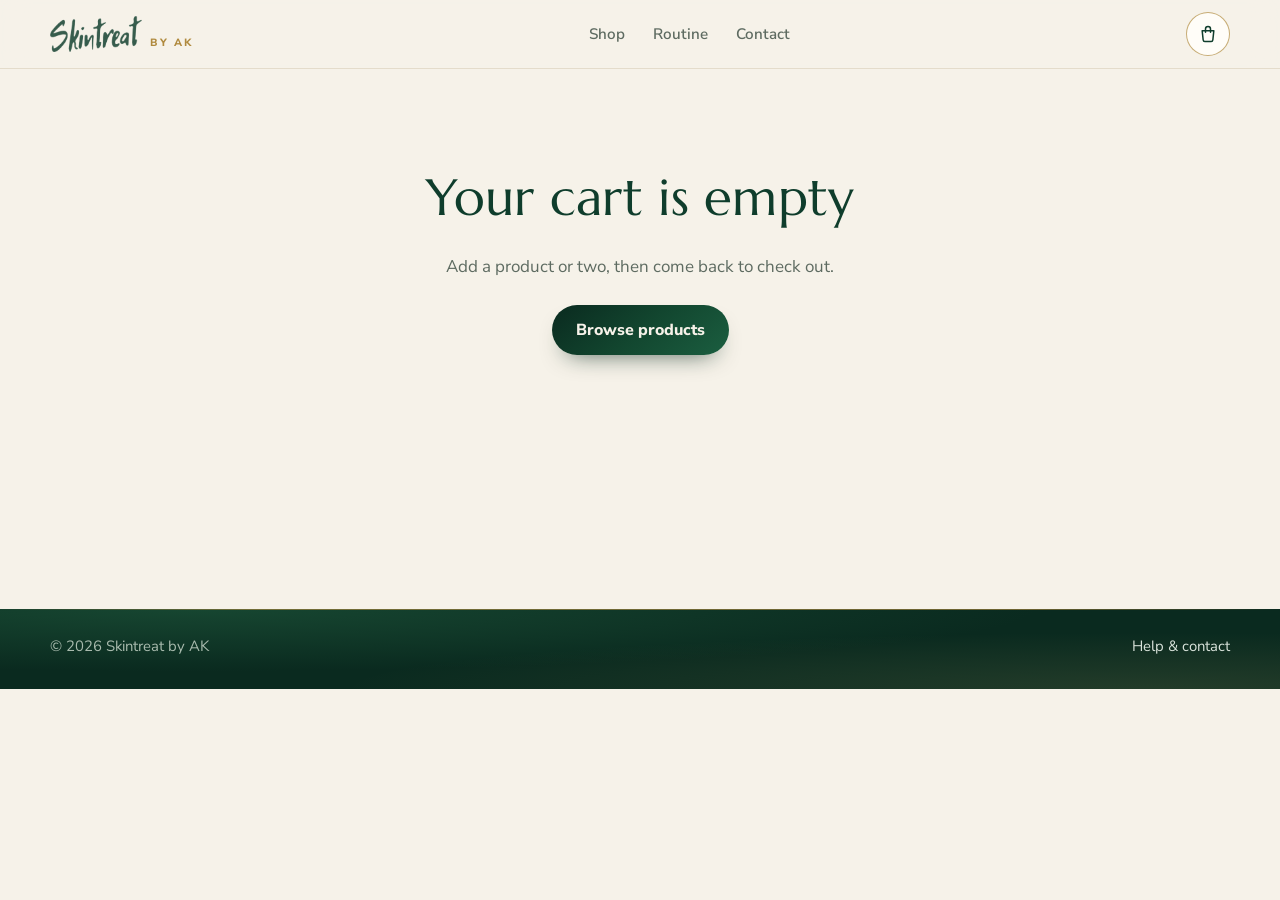
<file: checkout.html>
<!DOCTYPE html>
<html lang="en">
<head>
<meta charset="UTF-8">
<meta name="viewport" content="width=device-width, initial-scale=1, viewport-fit=cover">
<title>Checkout — Skintreat by AK</title>
<meta name="robots" content="noindex">
<link rel="icon" href="images/skintreat-logo.png">
<link rel="preconnect" href="https://fonts.googleapis.com">
<link rel="preconnect" href="https://fonts.gstatic.com" crossorigin>
<link href="https://fonts.googleapis.com/css2?family=Marcellus&family=Nunito+Sans:opsz,wght@6..12,400;6..12,600;6..12,800&display=swap" rel="stylesheet">
<link rel="stylesheet" href="css/style.css">
<link rel="stylesheet" href="css/shop.css">
</head>
<body>
<header class="nav slim-nav">
  <div class="wrap">
    <a class="brand" href="index.html" aria-label="Skintreat by AK home"><img class="name" src="images/skintreat-name.png" alt=""><small>by AK</small></a>
    <nav aria-label="Main"><ul>
      <li><a href="index.html#products">Shop</a></li>
      <li><a href="index.html#ritual">Routine</a></li>
      <li><a href="index.html#order">Contact</a></li>
    </ul></nav>
    <div class="nav-actions">
      <button class="cart-btn" type="button" data-cart-open aria-label="Open cart"><svg width="20" height="20" viewBox="0 0 24 24" fill="none" stroke="currentColor" stroke-width="1.8" stroke-linecap="round" stroke-linejoin="round" aria-hidden="true"><path d="M5 8h14l-1.2 11.2A2 2 0 0 1 15.8 21H8.2a2 2 0 0 1-2-1.8L5 8Z"/><path d="M9 10V6a3 3 0 0 1 6 0v4"/></svg><span class="cart-count" hidden>0</span></button>
    </div>
  </div>
</header>

<main class="page">
  <div class="wrap" id="checkout">
    <p class="crumbs"><a href="index.html#products">Shop</a> / Checkout</p>
    <h1 class="co-title">Checkout</h1>
    <div id="coRoot"></div>
  </div>
</main>

<footer class="slim-foot">
  <div class="wrap foot-bottom">
    <span>© <span data-year></span> Skintreat by AK</span>
    <a href="index.html#order">Help &amp; contact</a>
  </div>
</footer>

<script src="js/store.js"></script>
<script src="js/checkout.js"></script>
</body>
</html>
</file>
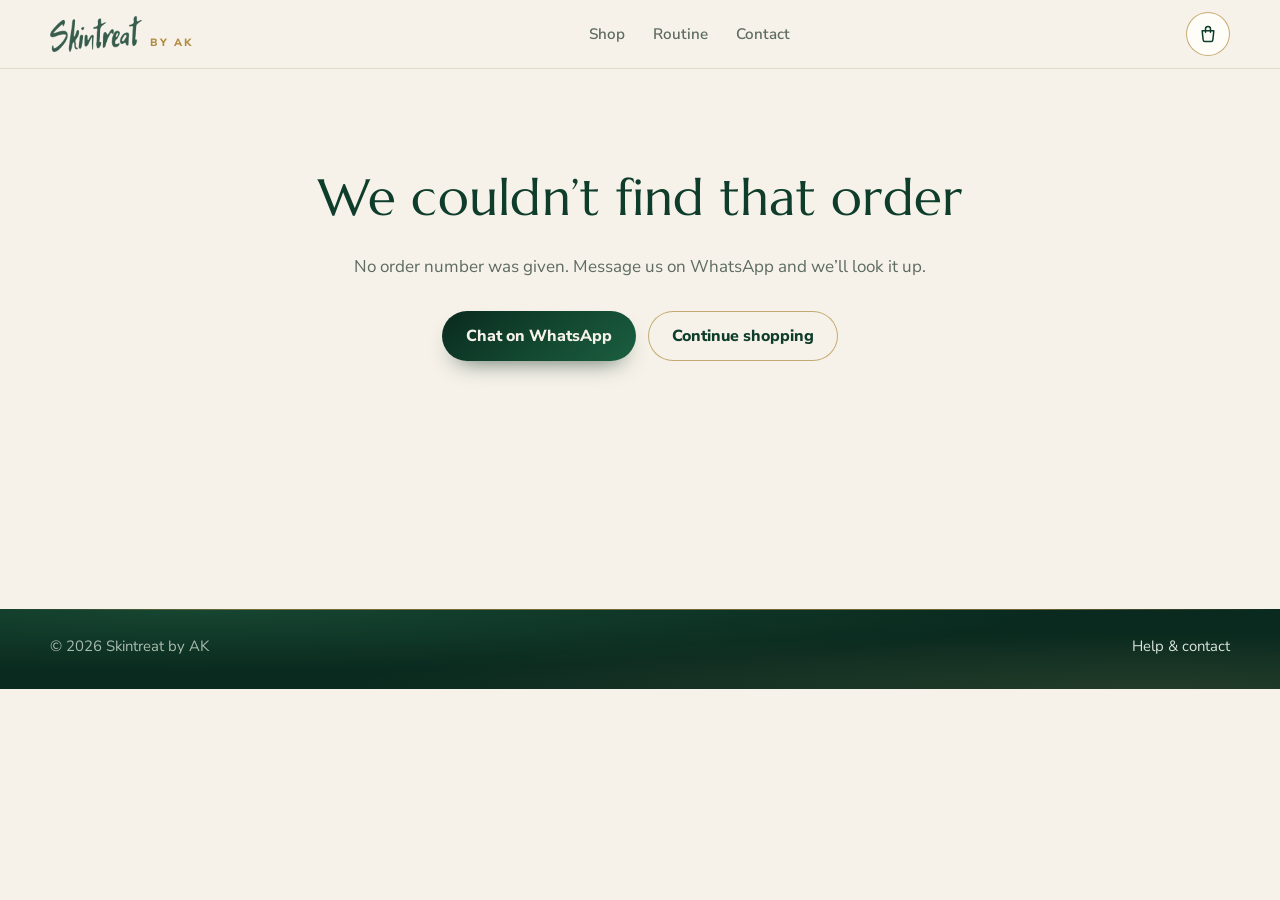
<file: order.html>
<!DOCTYPE html>
<html lang="en">
<head>
<meta charset="UTF-8">
<meta name="viewport" content="width=device-width, initial-scale=1, viewport-fit=cover">
<title>Order placed — Skintreat by AK</title>
<meta name="robots" content="noindex">
<link rel="icon" href="images/skintreat-logo.png">
<link rel="preconnect" href="https://fonts.googleapis.com">
<link rel="preconnect" href="https://fonts.gstatic.com" crossorigin>
<link href="https://fonts.googleapis.com/css2?family=Marcellus&family=Nunito+Sans:opsz,wght@6..12,400;6..12,600;6..12,800&display=swap" rel="stylesheet">
<link rel="stylesheet" href="css/style.css">
<link rel="stylesheet" href="css/shop.css">
</head>
<body>
<header class="nav slim-nav">
  <div class="wrap">
    <a class="brand" href="index.html" aria-label="Skintreat by AK home"><img class="name" src="images/skintreat-name.png" alt=""><small>by AK</small></a>
    <nav aria-label="Main"><ul>
      <li><a href="index.html#products">Shop</a></li>
      <li><a href="index.html#ritual">Routine</a></li>
      <li><a href="index.html#order">Contact</a></li>
    </ul></nav>
    <div class="nav-actions">
      <button class="cart-btn" type="button" data-cart-open aria-label="Open cart"><svg width="20" height="20" viewBox="0 0 24 24" fill="none" stroke="currentColor" stroke-width="1.8" stroke-linecap="round" stroke-linejoin="round" aria-hidden="true"><path d="M5 8h14l-1.2 11.2A2 2 0 0 1 15.8 21H8.2a2 2 0 0 1-2-1.8L5 8Z"/><path d="M9 10V6a3 3 0 0 1 6 0v4"/></svg><span class="cart-count" hidden>0</span></button>
    </div>
  </div>
</header>

<main class="page">
  <div class="wrap ok" id="order"></div>
</main>

<footer class="slim-foot">
  <div class="wrap foot-bottom">
    <span>© <span data-year></span> Skintreat by AK</span>
    <a href="index.html#order">Help &amp; contact</a>
  </div>
</footer>

<script src="js/store.js"></script>
<script src="js/order.js"></script>
</body>
</html>
</file>
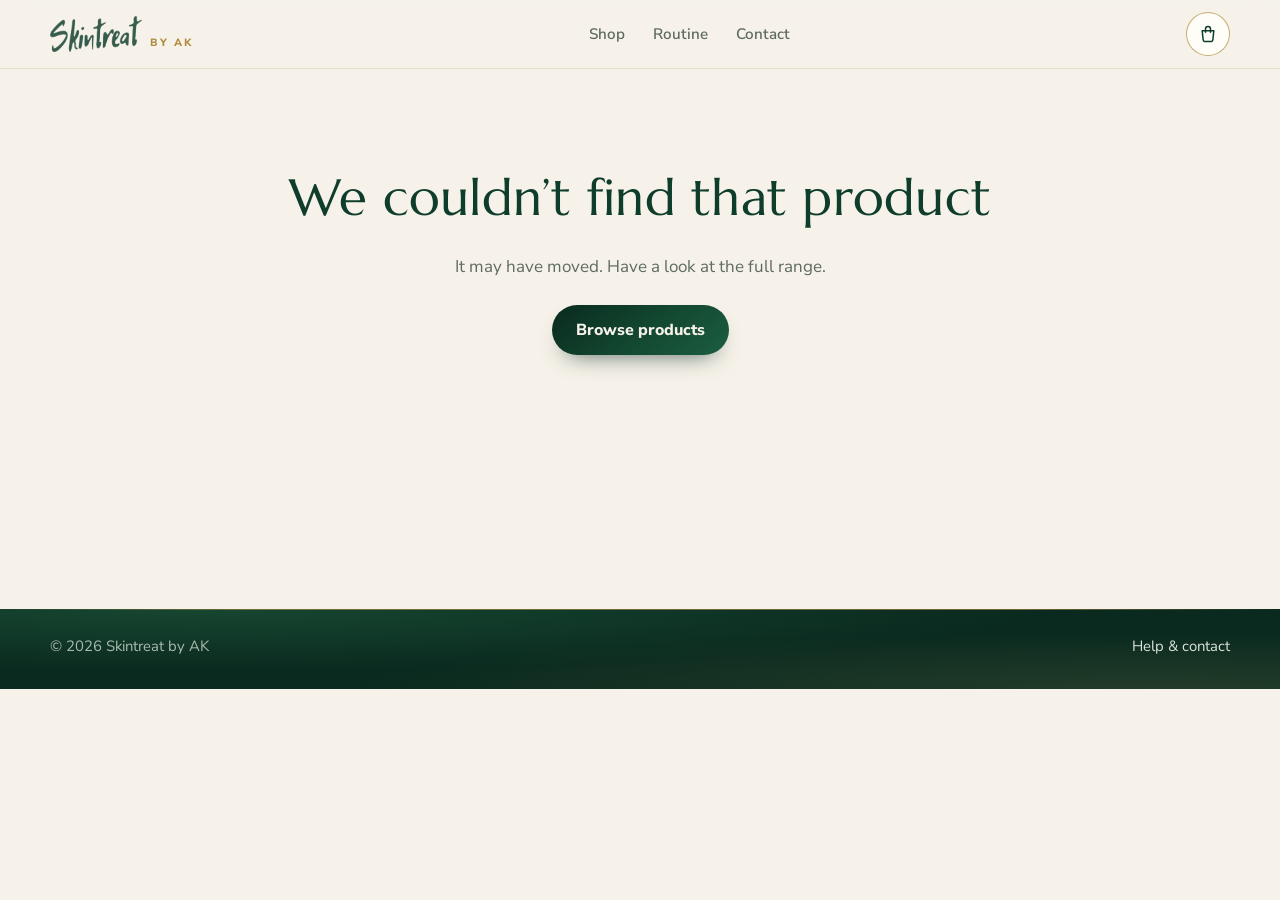
<file: product.html>
<!DOCTYPE html>
<html lang="en">
<head>
<meta charset="UTF-8">
<meta name="viewport" content="width=device-width, initial-scale=1, viewport-fit=cover">
<title>Product — Skintreat by AK</title>
<meta name="robots" content="index,follow">
<link rel="icon" href="images/skintreat-logo.png">
<link rel="preconnect" href="https://fonts.googleapis.com">
<link rel="preconnect" href="https://fonts.gstatic.com" crossorigin>
<link href="https://fonts.googleapis.com/css2?family=Marcellus&family=Nunito+Sans:opsz,wght@6..12,400;6..12,600;6..12,800&display=swap" rel="stylesheet">
<link rel="stylesheet" href="css/style.css">
<link rel="stylesheet" href="css/shop.css">
</head>
<body>
<header class="nav slim-nav">
  <div class="wrap">
    <a class="brand" href="index.html" aria-label="Skintreat by AK home"><img class="name" src="images/skintreat-name.png" alt=""><small>by AK</small></a>
    <nav aria-label="Main"><ul>
      <li><a href="index.html#products">Shop</a></li>
      <li><a href="index.html#ritual">Routine</a></li>
      <li><a href="index.html#order">Contact</a></li>
    </ul></nav>
    <div class="nav-actions">
      <button class="cart-btn" type="button" data-cart-open aria-label="Open cart"><svg width="20" height="20" viewBox="0 0 24 24" fill="none" stroke="currentColor" stroke-width="1.8" stroke-linecap="round" stroke-linejoin="round" aria-hidden="true"><path d="M5 8h14l-1.2 11.2A2 2 0 0 1 15.8 21H8.2a2 2 0 0 1-2-1.8L5 8Z"/><path d="M9 10V6a3 3 0 0 1 6 0v4"/></svg><span class="cart-count" hidden>0</span></button>
    </div>
  </div>
</header>

<main class="page">
  <div class="wrap" id="pd"></div>
</main>

<footer class="slim-foot">
  <div class="wrap foot-bottom">
    <span>© <span data-year></span> Skintreat by AK</span>
    <a href="index.html#order">Help &amp; contact</a>
  </div>
</footer>

<script src="js/store.js"></script>
<script src="js/product.js"></script>
</body>
</html>
</file>
<file: css/style.css>
/* ============ TOKENS ============ */
:root{
  --leaf:#0F3D2C;      /* rich emerald, from the logo */
  --moss:#2E6B4E;
  --deep:#0A2A1F;      /* darkest green for bands */
  --emerald:linear-gradient(140deg,#0A2A1F 0%,#12462F 50%,#1B5E40 100%);
  --gold-soft:#D9BC73;
  --nav-h:69px;        /* top bar height incl. border */
  --mq-h:64px;         /* ribbon height */
  --mist:#F6F2E9;      /* warm ivory page */
  --paper:#FFFDF8;
  --ink:#1B2620;
  --muted:#5E6B61;
  --line:#E4DCCB;
  --gold:#B08A3E;      /* whitening pack foil */
  --lav:#6A45A6;       /* bright blast */
  --rose:#C8336B;      /* délyn toner */
  --red:#B23A2E;       /* fabulous hair oil (hibiscus) */
  --wood:#8A5A36;
  --glow:#7A4E32;  /* changes with the selected product */
  --display:"Marcellus", "Cormorant Garamond", Georgia, serif;
  --body:"Nunito Sans", "Segoe UI", system-ui, sans-serif;
  --tamil:"Noto Sans Tamil", "Latha", sans-serif;
  box-sizing:border-box;
  padding-top:env(safe-area-inset-top,0px);
  padding-bottom:env(safe-area-inset-bottom,0px);
  color-scheme:light;
}
/* Always light. To bring back a dark look, add data-theme="dark" to <html>. */
:root[data-theme="dark"]{
  color-scheme:dark;
  --mist:#101813; --paper:#16211A; --ink:#E9EFE6; --muted:#A3B3A7;
  --line:#2A3A2F; --leaf:#CFE3D2; --moss:#8DBB98;
}
html{scroll-behavior:smooth;scroll-padding-top:calc(env(safe-area-inset-top,0px) + 76px)}
*,*::before,*::after{box-sizing:border-box}
body{margin:0;background:var(--mist);color:var(--ink);font-family:var(--body);font-size:17px;line-height:1.6;-webkit-font-smoothing:antialiased;overflow-x:hidden}
img{max-width:100%;display:block}
a{color:inherit}
h1,h2,h3{font-family:var(--display);font-weight:400;line-height:1.1;letter-spacing:.005em;margin:0;color:var(--leaf)}
p{margin:0}
:focus-visible{outline:3px solid var(--glow);outline-offset:3px;border-radius:6px}
.wrap{width:min(1180px,100% - 40px);margin-inline:auto}

/* ============ NAV ============ */
.nav{position:sticky;top:env(safe-area-inset-top,0px);z-index:50;background:color-mix(in srgb,var(--mist) 82%,transparent);backdrop-filter:blur(14px);-webkit-backdrop-filter:blur(14px);border-bottom:1px solid var(--line)}
.nav .wrap{display:flex;align-items:center;justify-content:space-between;height:68px;gap:16px}
.brand{display:flex;align-items:center;gap:10px;text-decoration:none}
.brand img{width:44px;height:44px}
.brand b{font-family:var(--display);font-weight:400;font-size:1.3rem;color:var(--leaf);letter-spacing:.02em}
.brand b small{font-family:var(--body);font-size:.52em;font-weight:800;letter-spacing:.2em;text-transform:uppercase;color:var(--gold);margin-left:4px}
/* Skintreat wordmark (images/skintreat-name.png) + "by AK" */
.brand{align-items:flex-end;gap:8px}
.brand img.name{width:auto;height:36px;border-radius:0;box-shadow:none}
.brand small{font:800 .66rem var(--body);letter-spacing:.2em;text-transform:uppercase;color:var(--gold);padding-bottom:2px;white-space:nowrap}
.brand img,.estd img,.badge img{border-radius:50%;box-shadow:0 0 0 1px color-mix(in srgb,var(--gold) 55%,transparent),0 6px 14px -8px rgba(10,42,31,.5)}
.nav ul{display:flex;gap:28px;list-style:none;margin:0;padding:0}
.nav ul a{text-decoration:none;color:var(--muted);font-weight:600;font-size:.95rem;transition:color .2s}
.nav ul a:hover{color:var(--leaf)}
.nav-cta{display:inline-flex;align-items:center;gap:8px;border:1px solid var(--gold);color:#F6F2E9;background:var(--emerald);border-radius:999px;padding:9px 18px;font:700 .92rem var(--body);text-decoration:none;transition:background .3s,color .3s}
.nav-cta:hover{background:var(--leaf);color:#F6F2E9}
.menu-btn{display:none;flex:none;width:44px;height:44px;border-radius:50%;border:1px solid color-mix(in srgb,var(--gold) 70%,transparent);background:var(--paper);cursor:pointer;padding:0;place-content:center;gap:5px}
.menu-btn span{display:block;width:18px;height:1.8px;border-radius:2px;background:var(--leaf);transition:transform .35s,opacity .25s}
.nav.open .menu-btn span:nth-child(1){transform:translateY(6.8px) rotate(45deg)}
.nav.open .menu-btn span:nth-child(2){opacity:0}
.nav.open .menu-btn span:nth-child(3){transform:translateY(-6.8px) rotate(-45deg)}
@media (max-width:760px){
  .nav .wrap{gap:10px}
  .brand{margin-right:auto}
  .brand img.name{height:32px}
  .nav-cta{padding:8px 14px;font-size:.86rem;white-space:nowrap}
  .brand b{font-size:1.15rem;white-space:nowrap}
  .menu-btn{display:grid}
  .nav ul{position:absolute;left:0;right:0;top:100%;flex-direction:column;gap:0;padding:6px 20px 18px;
    background:color-mix(in srgb,var(--paper) 97%,transparent);backdrop-filter:blur(14px);-webkit-backdrop-filter:blur(14px);
    border-bottom:1px solid color-mix(in srgb,var(--gold) 40%,transparent);box-shadow:0 30px 40px -30px rgba(10,42,31,.5);
    opacity:0;visibility:hidden;transform:translateY(-8px);transition:opacity .3s,transform .35s,visibility .3s}
  .nav.open ul{opacity:1;visibility:visible;transform:none}
  .nav ul a{display:block;padding:15px 0;font-family:var(--display);font-size:1.3rem;font-weight:400;color:var(--leaf);border-bottom:1px solid var(--line)}
  .nav ul li:last-child a{border-bottom:0}
}

/* ============ HERO / SHELF ============ */
/* hero + ribbon fill the first screen exactly, so the ribbon sits on the bottom edge */
.hero{position:relative;padding:40px 0;overflow:hidden;isolation:isolate;display:flex;align-items:center;
  min-height:calc(100vh - var(--nav-h) - var(--mq-h));min-height:calc(100svh - var(--nav-h) - var(--mq-h))}
.hero::before{content:"";position:absolute;inset:-20% -10% auto auto;width:780px;height:780px;border-radius:50%;
  background:radial-gradient(circle,color-mix(in srgb,var(--glow) 20%,transparent) 0%,transparent 64%);
  z-index:-1;transition:background .8s ease}
.hero .wrap{display:grid;grid-template-columns:1fr 1.15fr;gap:48px;align-items:center}
.hero h1{font-size:clamp(2.6rem,6vw,4.6rem);letter-spacing:-.01em}
.hero .lede{margin-top:20px;max-width:34ch;color:var(--muted);font-size:1.12rem}
.hero .actions{display:flex;flex-wrap:wrap;gap:12px;margin-top:30px}
.btn{display:inline-flex;align-items:center;justify-content:center;gap:10px;border-radius:999px;padding:14px 24px;font:800 1rem var(--body);text-decoration:none;border:0;cursor:pointer;transition:transform .2s,background .3s}
.btn:active{transform:scale(.97)}
.btn-primary{background:var(--emerald);color:#F6F2E9;box-shadow:0 12px 24px -14px rgba(10,42,31,.8)}
.btn-ghost{background:transparent;color:var(--leaf);box-shadow:inset 0 0 0 1px color-mix(in srgb,var(--gold) 70%,transparent)}
.btn-wa{background:#1F8F4E;color:#fff}
.btn-gold{background:linear-gradient(140deg,#E9CF86,#C9A24E);color:var(--deep)}
.estd{margin-top:36px;display:flex;align-items:center;gap:14px;color:var(--muted);font-size:.92rem}
.estd img{width:54px;height:54px}

.shelf{position:relative}
.stage{position:relative;padding-top:34px}
.sun{position:absolute;left:50%;top:57%;width:min(96%,500px);aspect-ratio:1;transform:translate(-50%,-50%);border-radius:50%;z-index:-1;
  background:radial-gradient(circle at 50% 36%,color-mix(in srgb,var(--glow) 22%,#1E6A48) 0%,#12462F 48%,var(--deep) 100%);
  box-shadow:inset 0 0 0 1px color-mix(in srgb,var(--gold) 70%,transparent),inset 0 0 0 8px rgba(10,42,31,.4),0 50px 90px -40px rgba(10,42,31,.55);transition:background .8s}
.sun::after{content:"";position:absolute;inset:-20px;border-radius:50%;border:1px dashed color-mix(in srgb,var(--gold) 45%,transparent)}
.shelf-items{display:flex;align-items:flex-end;gap:clamp(10px,2vw,22px);padding:0 clamp(6px,2vw,24px)}
.shelf-item{position:relative;flex:var(--f) 1 0;min-width:0;display:block;background:none;border:0;padding:0;cursor:pointer;
  transition:transform .5s cubic-bezier(.2,.8,.2,1),filter .5s,opacity .5s;filter:saturate(.8);opacity:.82}
.shelf-item[data-p="scrub"]{--f:38;--r:.72;--t:#7A4E32}
.shelf-item[data-p="shampoo"]{--f:30;--r:.52;--t:#C8336B}
.shelf-item[data-p="oil"]{--f:26;--r:.44;--t:#6F9A3A}
/* product photos fill the arch */
.shelf-item .arch img{object-fit:cover;padding:0;filter:none}
.shelf-item[data-p="scrub"] .arch img{object-position:52% 70%}
.shelf-item[data-p="shampoo"] .arch img{object-position:45% 62%}
.shelf-item[data-p="oil"] .arch img{object-position:50% 62%}
.arch{display:block;width:100%;aspect-ratio:var(--r);border-radius:999px 999px 18px 18px;overflow:hidden;background:linear-gradient(180deg,color-mix(in srgb,var(--t) 8%,var(--paper)) 0%,color-mix(in srgb,var(--t) 22%,var(--paper)) 100%);
  box-shadow:0 0 0 5px var(--paper),0 0 0 6px color-mix(in srgb,var(--gold) 55%,transparent),0 34px 40px -26px rgba(60,45,20,.6);transition:box-shadow .5s}
.arch img{width:100%;height:100%;object-fit:contain;object-position:50% 100%;padding:12% 3% 4%;filter:drop-shadow(0 16px 14px rgba(40,30,15,.35))}
.shelf-item.on{transform:translateY(-14px);filter:none;opacity:1}
.shelf-item.on .arch{box-shadow:0 0 0 5px var(--paper),0 0 0 7px var(--glow),0 44px 46px -26px rgba(60,45,20,.7)}
.shelf-item:hover{opacity:1;filter:none}
.plinth{height:18px;margin-top:-2px;border-radius:4px 4px 14px 14px;
  background:linear-gradient(180deg,#FFFDF8 0%,#EFE6D3 45%,#D9CAAB 100%);
  box-shadow:inset 0 2px 0 color-mix(in srgb,var(--gold) 70%,transparent),0 24px 30px -14px rgba(90,70,30,.45)}
.badge{position:absolute;left:-8px;top:0;width:112px;aspect-ratio:1;display:grid;place-items:center;background:var(--paper);border-radius:50%;z-index:2;box-shadow:0 16px 34px -18px rgba(60,45,20,.6)}
.badge svg{position:absolute;inset:0;width:100%;height:100%}
.badge text{font:800 8.4px var(--body);fill:var(--leaf)}
.badge img{width:54px;height:54px}
.chip{position:absolute;right:-6px;top:23%;z-index:2;display:inline-flex;align-items:center;gap:8px;background:var(--paper);color:var(--leaf);padding:10px 16px;border-radius:999px;font-weight:800;font-size:.84rem;box-shadow:0 16px 34px -18px rgba(60,45,20,.6)}
.chip svg{width:12px;fill:var(--moss)}
/* phones: give the green circle room above and below the products, caption sits under it */
@media (max-width:760px){
  .hero{padding:16px 0 40px}
  .stage{padding:15% 2% 11%}
  .sun{top:50%;width:96%}
  .sun::after{inset:-10px}
  .shelf-items{gap:6px;padding:0 6px}
  .arch{box-shadow:0 0 0 3px var(--paper),0 0 0 4px color-mix(in srgb,var(--gold) 55%,transparent),0 20px 24px -16px rgba(0,0,0,.6);border-radius:999px 999px 12px 12px}
  .shelf-item.on .arch{box-shadow:0 0 0 3px var(--paper),0 0 0 5px var(--glow),0 24px 26px -16px rgba(0,0,0,.7)}
  .shelf-item.on{transform:translateY(-8px)}
  .plinth{height:12px;margin-inline:2px}
  .badge{width:70px;left:0;top:0}
  .badge img{width:34px;height:34px}
  .chip{top:3%;right:0;font-size:.72rem;padding:7px 11px}
  .sp-shelf-l,.sp-shelf-r{width:64px;bottom:12%}
  .sp-shelf-l{left:-5%}
  .sp-shelf-r{right:-5%}
  .shelf-caption{margin-top:10px;min-height:0;padding:14px 18px}
  .shelf-caption h3{font-size:1.3rem}
  .shelf-caption .meta{font-size:.88rem}
  .hero .eyebrow{letter-spacing:.14em;font-size:.68rem}
}
.eb-more{margin-left:-12px}
@media (max-width:440px){.eb-more{display:none}}
@media (max-width:370px){.brand img.name{height:28px}.brand{gap:6px}.nav-cta{padding:8px 12px}}
.shelf-caption{position:relative;z-index:1;margin-top:26px;min-height:92px;display:grid;grid-template-columns:1fr auto;gap:6px 18px;align-items:start;background:color-mix(in srgb,var(--paper) 92%,transparent);backdrop-filter:blur(8px);-webkit-backdrop-filter:blur(8px);border:1px solid color-mix(in srgb,var(--gold) 35%,transparent);border-radius:22px;padding:18px 24px;box-shadow:0 24px 40px -28px rgba(10,42,31,.6)}
.shelf-caption h3{font-size:1.6rem}
.shelf-caption .meta{color:var(--muted);font-size:.95rem;grid-column:1}
.shelf-caption .go{grid-row:1/3;grid-column:2;align-self:center;color:var(--glow);font-weight:800;text-decoration:none;border-bottom:2px solid currentColor;transition:color .6s}
.shelf-caption > *{transition:opacity .25s}
.shelf-caption.swap > *{opacity:0}

/* single orchestrated load moment */
@media (prefers-reduced-motion:no-preference){
  .shelf-item{animation:rise .9s cubic-bezier(.2,.8,.2,1) backwards}
  .shelf-item:nth-child(2){animation-delay:.12s}
  .shelf-item:nth-child(3){animation-delay:.24s}
  .shelf-item:nth-child(4){animation-delay:.36s}
  
  @keyframes rise{from{transform:translateY(60px);opacity:0}}
}
@media (max-width:880px){
  .hero{padding-top:36px}
  .hero .wrap{grid-template-columns:1fr;gap:36px}
  .shelf{order:-1}
}

/* ============ SECTION BASE ============ */
section.block{padding:96px 0}
.head{max-width:620px;margin-bottom:48px}
.head h2{font-size:clamp(2rem,4.4vw,3.1rem)}
.head p{margin-top:14px;color:var(--muted)}

/* ============ PRODUCTS ============ */
.products{display:grid;gap:28px}
.product{--c:var(--gold);display:grid;grid-template-columns:minmax(220px,380px) 1fr;gap:0;background:var(--paper);border-radius:28px;overflow:hidden;border:1px solid color-mix(in srgb,var(--line) 60%,transparent);box-shadow:0 40px 70px -50px rgba(70,55,25,.35)}
.product[data-line="lav"]{--c:var(--lav)}
.product[data-line="rose"]{--c:var(--rose)}
.product[data-line="coffee"]{--c:#7A4E32}
.product[data-line="gotu"]{--c:#4E8A3E}
.product[data-line="aloe"]{--c:#6F9A3A}
.product[data-line="rice"]{--c:#A07A45}
.product .pic.pic-photo{padding:0;overflow:hidden}
.product .pic.pic-photo img{width:100%;height:100%;max-height:none;object-fit:cover;filter:none;border-radius:0}
.product .pic.pic-photo{min-height:380px}
.product .pic.pic-photo img{position:absolute;inset:0}
.product:hover .pic-photo img{transform:scale(1.05)}
.product .pic{position:relative;background:radial-gradient(circle at 50% 42%,color-mix(in srgb,var(--c) 5%,var(--paper)) 0%,color-mix(in srgb,var(--c) 20%,var(--paper)) 80%);display:grid;place-items:center;padding:28px;min-height:320px}
.product .pic img{max-height:340px;width:auto;filter:drop-shadow(0 26px 22px rgba(40,30,15,.35))}
.product .body{padding:36px clamp(22px,4vw,48px);display:flex;flex-direction:column;gap:18px}
.product .line{color:var(--c);font-weight:800;font-size:.74rem;letter-spacing:.18em;text-transform:uppercase}
.product h3{font-size:clamp(1.8rem,3.2vw,2.4rem)}
.product .desc{color:var(--muted);max-width:52ch}
.benefits{display:flex;flex-wrap:wrap;gap:8px;list-style:none;margin:0;padding:0}
.benefits li{padding:6px 14px;border-radius:999px;font-size:.9rem;font-weight:600;background:color-mix(in srgb,var(--c) 12%,transparent);color:var(--ink)}
.buy{margin-top:auto;display:flex;flex-wrap:wrap;align-items:center;gap:16px;padding-top:10px;border-top:1px solid var(--line)}
.price{font-family:var(--display);font-size:1.6rem;color:var(--leaf)}
.price small{font-family:var(--body);font-size:.85rem;color:var(--muted);display:block;line-height:1.2}
.add{background:var(--emerald);color:#F6F2E9;box-shadow:0 12px 24px -14px rgba(10,42,31,.8)}
.contact-cta{display:grid;align-content:center;justify-items:start;gap:4px}
.product:nth-child(even){grid-template-columns:1fr minmax(220px,380px)}
.product:nth-child(even) .pic{order:2}
@media (max-width:760px){
  .product,.product:nth-child(even){grid-template-columns:1fr}
  .product:nth-child(even) .pic{order:0}
  .product .pic{min-height:260px}
  .product .pic.pic-photo{min-height:340px}
  .product .pic img{max-height:260px}
}

/* ============ RITUAL (a real sequence) ============ */
.ritual{position:relative;overflow:hidden;isolation:isolate;background:radial-gradient(ellipse at 85% 0%,rgba(217,188,115,.14),transparent 55%),var(--emerald);color:var(--mist)}
:root[data-theme="dark"] .ritual{background:#0B120E}
.ritual .head h2{color:#F1F5EE}
.ritual .head p{color:#C3D2C6}
.steps{list-style:none;margin:0;padding:0;display:grid;grid-template-columns:repeat(4,1fr);position:relative}
.steps::before{content:"";position:absolute;left:0;right:0;top:27px;height:1px;background:rgba(255,255,255,.22)}
.steps li{position:relative;padding-right:24px}
.steps .n{width:56px;height:56px;border-radius:50%;display:grid;place-items:center;background:#F1F5EE;color:var(--leaf);font-family:var(--display);box-shadow:0 0 0 4px rgba(217,188,115,.25);font-size:1.4rem;position:relative}
.steps h3{color:#F1F5EE;font-size:1.35rem;margin-top:22px}
.steps .when{color:var(--gold-soft);font-weight:700;font-size:.9rem;margin-top:6px}
.steps p{color:#C3D2C6;font-size:.97rem;margin-top:10px;max-width:30ch}
@media (max-width:820px){
  .steps{grid-template-columns:1fr;gap:34px}
  .steps::before{left:27px;right:auto;top:0;bottom:0;width:1px;height:auto}
  .steps li{display:grid;grid-template-columns:56px 1fr;column-gap:20px}
  .steps .n{grid-row:1/5}
  .steps h3{margin-top:10px}
}

/* ============ HERBS ============ */

/* ============ PROMISE ============ */
.promise{display:grid;grid-template-columns:1.1fr 1fr;gap:56px;align-items:center}
.promise h2{font-size:clamp(2rem,4.4vw,3.1rem)}
.promise .ta{font-family:var(--tamil);color:var(--moss);font-size:1.05rem;margin-top:16px}
.freefrom{list-style:none;margin:0;padding:0;border-top:1px solid var(--line)}
.freefrom li{display:flex;justify-content:space-between;gap:16px;padding:18px 0;border-bottom:1px solid var(--line)}
.freefrom b{font-weight:800}
.freefrom span{color:var(--muted);text-align:right}
@media (max-width:820px){.promise{grid-template-columns:1fr;gap:28px}}

/* ============ ORDER ============ */
.order{position:relative;overflow:hidden;isolation:isolate;background:radial-gradient(ellipse at 100% 100%,rgba(217,188,115,.16),transparent 60%),var(--emerald);color:#F1EAD8;border:1px solid color-mix(in srgb,var(--gold) 45%,transparent);box-shadow:0 40px 80px -50px rgba(10,42,31,.8);border-radius:32px;padding:clamp(24px,5vw,56px);display:grid;grid-template-columns:1fr 1fr;gap:48px}
.order h2{font-size:clamp(2rem,4vw,2.8rem)}
.order .sub{color:#C9D6CC;margin-top:12px}
.order h2{color:#F6F2E9}
.order .eyebrow{color:var(--gold-soft)}
.order .hint{color:#A9BBAE}
.order .btn-wa{background:#F6F2E9;color:var(--leaf)}
.order .btn-wa svg{color:#1F8F4E}
.hint{font-size:.85rem;color:var(--muted);margin-top:12px}
@media (max-width:820px){.order{grid-template-columns:1fr;gap:28px}}

/* ============ FOOTER ============ */

/* ============ PREMIUM DETAILS ============ */
.eyebrow{display:inline-flex;align-items:center;gap:12px;color:var(--gold);font-weight:800;font-size:.74rem;letter-spacing:.22em;text-transform:uppercase;margin-bottom:16px}
.eyebrow::before{content:"";width:28px;height:1px;background:currentColor}
.ritual .eyebrow{color:var(--gold-soft)}
.hero h1 span{display:inline-block}
.hero h1 em{font-style:normal;background:linear-gradient(100deg,var(--leaf) 20%,var(--gold) 50%,var(--leaf) 80%);background-size:250% 100%;background-position:100% 0;-webkit-background-clip:text;background-clip:text;color:transparent}

/* floating leaves in the hero */
.leaves{position:absolute;inset:0;z-index:-1;pointer-events:none;color:var(--moss)}
.leaves i{position:absolute;width:26px;opacity:.14}
.leaves svg{display:block;width:100%;fill:currentColor}
.leaves i:nth-child(1){left:4%;top:18%;width:30px}
.leaves i:nth-child(2){left:38%;top:8%;width:18px}
.leaves i:nth-child(3){left:46%;top:78%;width:34px}
.leaves i:nth-child(4){left:92%;top:12%;width:22px}
.leaves i:nth-child(5){left:18%;top:86%;width:20px}
.leaves i:nth-child(6){left:88%;top:70%;width:28px}

/* marquee band */
.marquee{overflow:hidden;background:var(--deep);height:var(--mq-h);display:flex;align-items:center;border-block:1px solid color-mix(in srgb,var(--gold) 40%,transparent)}
.marquee .track{display:flex;width:max-content;align-items:center;gap:36px;padding-right:36px}
.marquee span{font-family:var(--display);font-size:1.25rem;color:#F1EAD8;white-space:nowrap}
.marquee b{color:var(--gold-soft);font-size:.8rem}

/* hover life */
.btn-primary,.add{position:relative;overflow:hidden}
.btn-primary::after,.add::after{content:"";position:absolute;inset:0;background:linear-gradient(110deg,transparent 30%,rgba(255,255,255,.35) 50%,transparent 70%);transform:translateX(-120%);transition:transform .7s ease}
.btn-primary:hover::after,.add:hover::after{transform:translateX(120%)}
.btn:hover{transform:translateY(-2px)}
.btn-ghost:hover{background:color-mix(in srgb,var(--gold) 10%,transparent)}
.product{transition:transform .5s cubic-bezier(.2,.8,.2,1),box-shadow .5s}
.product:hover{transform:translateY(-6px);box-shadow:0 50px 80px -46px rgba(70,55,25,.45)}
.product .pic img{transition:transform .8s cubic-bezier(.2,.8,.2,1)}
.product:hover .pic img{transform:scale(1.05) rotate(-1.5deg)}
.benefits li{transition:transform .25s,background .25s}
.benefits li:hover{transform:translateY(-2px);background:color-mix(in srgb,var(--c) 22%,transparent)}
.freefrom li{transition:padding .3s}
.freefrom li:hover{padding-inline:10px}
.nav{transition:box-shadow .3s}
.nav.scrolled{box-shadow:0 10px 30px -20px rgba(40,40,20,.35)}

/* scroll progress line under the nav */
@supports (animation-timeline:scroll()){
  .nav::after{content:"";position:absolute;left:0;bottom:-1px;height:2px;width:100%;background:linear-gradient(90deg,var(--moss),var(--gold));transform-origin:left;transform:scaleX(0);animation:progress linear both;animation-timeline:scroll(root)}
  @keyframes progress{to{transform:scaleX(1)}}
}

@media (prefers-reduced-motion:no-preference){
  /* hero entrance: words rise one by one, then text and buttons */
  .hero h1 span{animation:word .9s cubic-bezier(.2,.8,.2,1) both}
  .hero h1 span:nth-child(2){animation-delay:.08s}
  .hero h1 span:nth-child(3){animation-delay:.16s}
  .hero h1 span:nth-child(4){animation-delay:.24s}
  .hero h1 span:nth-child(5){animation-delay:.32s}
  .hero h1 em{animation:sheen 6s ease-in-out 1.2s infinite}
  .hero .eyebrow,.hero .lede,.hero .actions,.hero .estd{animation:fadeUp .9s cubic-bezier(.2,.8,.2,1) both}
  .hero .lede{animation-delay:.45s}
  .hero .actions{animation-delay:.6s}
  .hero .estd{animation-delay:.75s}
  .hero::before{animation:breathe 9s ease-in-out infinite alternate}
  .shelf-item.on .arch{animation:float 4.5s ease-in-out .9s infinite}
  .badge svg{animation:spin 30s linear infinite}
  .badge{animation:fadeUp .9s cubic-bezier(.2,.8,.2,1) .6s both}
  .chip{animation:fadeUp .9s cubic-bezier(.2,.8,.2,1) .8s both,float 5s ease-in-out 1.8s infinite}
  .leaves i{animation:drift 14s ease-in-out infinite alternate}
  .leaves i:nth-child(2n){animation-duration:18s;animation-direction:alternate-reverse}
  .leaves i:nth-child(3n){animation-duration:22s}
  .marquee .track{animation:marquee 38s linear infinite}
  .marquee:hover .track{animation-play-state:paused}

  /* scroll reveal (main.js adds .in when the element comes into view) */
  .js .reveal{opacity:0;transform:translateY(34px);transition:opacity .9s cubic-bezier(.2,.8,.2,1) var(--d,0s),transform .9s cubic-bezier(.2,.8,.2,1) var(--d,0s)}
  .js .reveal.in{opacity:1;transform:none}
  .js .product.reveal.in{transition:transform .5s cubic-bezier(.2,.8,.2,1),box-shadow .5s,opacity .9s}
  .js .steps::before{transform:scaleX(0);transform-origin:left;transition:transform 1.4s cubic-bezier(.6,0,.2,1) .2s}
  .js .steps.in::before{transform:none}
  .js .steps .n{transform:scale(0);transition:transform .6s cubic-bezier(.3,1.6,.5,1) var(--d,0s)}
  .js .steps.in .n{transform:none}

  @keyframes word{from{opacity:0;transform:translateY(.5em) rotate(2deg);filter:blur(6px)}}
  @keyframes fadeUp{from{opacity:0;transform:translateY(24px)}}
  @keyframes sheen{0%,60%{background-position:100% 0}100%{background-position:-50% 0}}
  @keyframes breathe{from{transform:scale(.92)}to{transform:scale(1.08) translate(-2%,3%)}}
  @keyframes float{0%,100%{transform:translateY(0)}50%{transform:translateY(-8px)}}
  @keyframes drift{from{transform:translate(0,0) rotate(-10deg)}to{transform:translate(24px,-30px) rotate(25deg)}}
  @keyframes spin{to{transform:rotate(360deg)}}
  @keyframes marquee{to{transform:translateX(-50%)}}
}
@media (max-width:820px){.js .steps::before{transform-origin:top}}
@media (max-width:820px) and (prefers-reduced-motion:no-preference){.js .steps::before{transform:scaleY(0)}}

/* ============ BOTANICAL SPRIGS ============ */
.sprig{position:absolute;pointer-events:none;z-index:-1;fill:currentColor;width:120px;height:240px}
.sp-shelf-l,.sp-shelf-r{width:clamp(90px,14vw,150px);height:auto;aspect-ratio:1/2;bottom:0;color:#2E7A52;filter:drop-shadow(0 10px 12px rgba(10,42,31,.35))}
.sp-shelf-l{left:-4%;transform:rotate(-28deg);transform-origin:bottom center}
.sp-shelf-r{right:-1%;transform:rotate(26deg) scaleX(-1);transform-origin:bottom center;color:#3C8A5E}
.sp-hero{left:-30px;bottom:-40px;width:200px;height:400px;color:var(--moss);opacity:.12;transform:rotate(18deg)}
.sp-band-r{right:-20px;top:-30px;width:190px;height:380px;color:var(--gold-soft);opacity:.18;transform:rotate(200deg)}
.sp-band-l{left:-30px;bottom:-60px;width:150px;height:300px;color:#F1EAD8;opacity:.07;transform:rotate(15deg)}
.sp-order{right:-10px;bottom:-40px;width:170px;height:340px;color:var(--gold-soft);opacity:.2;transform:rotate(-20deg)}
@media (prefers-reduced-motion:no-preference){
  .sp-shelf-l{animation:sway 7s ease-in-out infinite alternate}
  .sp-shelf-r{animation:swayR 8s ease-in-out infinite alternate}
  @keyframes sway{from{transform:rotate(-31deg)}to{transform:rotate(-24deg)}}
  @keyframes swayR{from{transform:rotate(23deg) scaleX(-1)}to{transform:rotate(30deg) scaleX(-1)}}
}
/* leaves in the other sections */
.leafy{position:relative;overflow:hidden;isolation:isolate}
.sp-sec-r{right:-50px;top:30px;width:190px;height:380px;color:var(--moss);opacity:.16;transform:rotate(-14deg)}
.sp-herb-l{left:-40px;top:30px;width:170px;height:340px;color:var(--moss);opacity:.14;transform:rotate(22deg)}
.sp-herb-r{right:-30px;bottom:-40px;width:180px;height:360px;color:var(--moss);opacity:.16;transform:rotate(-24deg)}
.sp-promise{left:-50px;bottom:-60px;width:190px;height:380px;color:var(--moss);opacity:.14;transform:rotate(28deg)}
.sp-band-m{left:46%;bottom:-90px;width:150px;height:300px;color:var(--gold-soft);opacity:.1;transform:rotate(-8deg)}
.sp-order-l{left:-24px;top:-40px;width:160px;height:320px;color:#F1EAD8;opacity:.09;transform:rotate(160deg)}
.product .pic{isolation:isolate;overflow:hidden}
.product .pic img{position:relative;z-index:1}
.sp-pic-a,.sp-pic-b{color:color-mix(in srgb,var(--c) 30%,#2E7A52);opacity:.3;transition:transform 1s cubic-bezier(.2,.8,.2,1)}
.sp-pic-a{left:-18px;bottom:-40px;width:130px;height:260px;transform:rotate(-24deg)}
.sp-pic-b{right:-16px;top:-50px;width:110px;height:220px;transform:rotate(205deg)}
.product:hover .sp-pic-a{transform:rotate(-16deg)}
.product:hover .sp-pic-b{transform:rotate(197deg)}
.marquee b svg{display:block;width:11px;height:17px;fill:currentColor}
@media (max-width:760px){.sp-band-r,.sp-order{opacity:.12}}

/* ============ FOOTER ============ */
footer{position:relative;overflow:hidden;isolation:isolate;margin-top:40px;padding:0 0 32px;color:#A9BBAE;font-size:.93rem;
  background:radial-gradient(ellipse at 15% 0%,rgba(46,122,82,.35),transparent 55%),radial-gradient(ellipse at 90% 100%,rgba(217,188,115,.12),transparent 50%),var(--deep)}
footer::before{content:"";position:absolute;left:0;right:0;top:0;height:1px;background:linear-gradient(90deg,transparent,var(--gold) 20%,var(--gold) 80%,transparent);opacity:.6}
footer a{color:#D9E3DB;text-decoration:none;transition:color .25s}
footer a:hover{color:var(--gold-soft)}
.foot-divider{display:flex;align-items:center;justify-content:center;gap:10px;padding:34px 20px 0;color:var(--gold-soft)}
.foot-divider i{height:1px;width:min(120px,20vw);background:linear-gradient(90deg,transparent,currentColor)}
.foot-divider i:last-child{background:linear-gradient(90deg,currentColor,transparent)}
.foot-divider svg{width:10px;height:15px;fill:currentColor}
.foot-divider svg:nth-of-type(1){transform:rotate(-50deg)}
.foot-divider svg:nth-of-type(2){width:13px;height:20px}
.foot-divider svg:nth-of-type(3){transform:rotate(50deg)}
.foot-grid{display:grid;grid-template-columns:1.4fr 1fr .8fr 1.2fr;gap:40px;padding:44px 0 40px}
.foot-brand .brand img.name{height:52px}
.foot-brand .brand small{color:var(--gold-soft)}
.foot-brand .brand b{color:#F6F2E9;font-size:1.6rem}
.foot-brand p{margin-top:16px;max-width:30ch;line-height:1.65}
.foot-brand .ta{font-family:var(--tamil);color:var(--gold-soft);margin-top:10px;font-size:.95rem}
.foot-col h4{margin:0 0 16px;font:800 .74rem var(--body);letter-spacing:.2em;text-transform:uppercase;color:var(--gold-soft)}
.foot-col ul{list-style:none;margin:0;padding:0;display:grid;gap:10px}
.foot-col ul a{position:relative;padding-left:0;transition:color .25s,padding .3s}
.foot-col ul a::before{content:"";position:absolute;left:0;top:50%;width:0;height:1px;background:var(--gold-soft);transition:width .3s}
.foot-col ul a:hover{padding-left:18px}
.foot-col ul a:hover::before{width:12px}
.foot-contact p{margin-bottom:18px;max-width:30ch;line-height:1.65}
.foot-contact .btn{padding:12px 20px;font-size:.92rem}
.foot-contact .btn:hover{color:var(--deep)}
.foot-bottom{display:flex;flex-wrap:wrap;justify-content:space-between;align-items:center;gap:12px 24px;padding-top:24px;border-top:1px solid rgba(217,188,115,.2)}
.foot-bottom .to-top{font-weight:700}
footer .credits{flex-basis:100%;font-size:.72rem;opacity:.7;margin:4px 0 0}
footer .credits a{text-decoration:underline}
.sp-foot{right:4%;top:-40px;width:130px;height:260px;color:var(--gold-soft);opacity:.14;transform:rotate(165deg)}
.sp-foot-l{left:-40px;bottom:-50px;width:220px;height:440px;color:#2E7A52;opacity:.35;transform:rotate(18deg)}
.sp-foot-l2{left:110px;bottom:-90px;width:130px;height:260px;color:var(--gold-soft);opacity:.1;transform:rotate(-12deg)}
.sp-foot-r{right:-50px;bottom:-60px;width:200px;height:400px;color:#2E7A52;opacity:.3;transform:rotate(-22deg)}
@media (max-width:980px){.foot-grid{grid-template-columns:1fr 1fr}}
@media (max-width:560px){.foot-grid{grid-template-columns:1fr 1fr;gap:30px 20px}.foot-brand,.foot-contact{grid-column:1/-1}.foot-bottom{flex-direction:column;align-items:flex-start}.sp-foot-l,.sp-foot-r{opacity:.2}}

/* ============ VIDEOS ============ */
.vframe{position:relative;overflow:hidden;isolation:isolate;background:var(--deep);
  box-shadow:0 0 0 6px var(--paper),0 0 0 7px color-mix(in srgb,var(--gold) 70%,transparent),0 50px 80px -40px rgba(40,25,5,.6)}
.vframe video,.vframe img{display:block;width:100%;height:100%;object-fit:cover}
.vframe-tall{aspect-ratio:9/16;width:min(100%,340px);border-radius:200px 200px 28px 28px;margin-inline:auto}
.vframe-round{aspect-ratio:1;width:min(100%,440px);border-radius:50%;margin-inline:auto}
.snd{position:absolute;right:14px;bottom:14px;z-index:2;width:42px;height:42px;border-radius:50%;border:1px solid rgba(217,188,115,.7);
  background:rgba(10,42,31,.55);backdrop-filter:blur(6px);-webkit-backdrop-filter:blur(6px);color:#F6F2E9;cursor:pointer;display:grid;place-items:center;transition:background .3s,transform .2s}
.snd:hover{background:rgba(10,42,31,.8);transform:scale(1.06)}
.snd svg{width:20px;height:20px;fill:currentColor}
.snd .snd-on,.snd[aria-pressed="true"] .snd-off{display:none}
.snd[aria-pressed="true"] .snd-on{display:block}
.vframe-round .snd{right:50%;bottom:18px;transform:translateX(50%)}
.vframe-round .snd:hover{transform:translateX(50%) scale(1.06)}

/* product spotlight */
.spot-grid{display:grid;grid-template-columns:1fr 1.1fr;gap:clamp(32px,6vw,80px);align-items:center}
.spot-media{position:relative}
.spot-glow{position:absolute;left:50%;top:50%;width:130%;aspect-ratio:1;transform:translate(-50%,-50%);z-index:-1;border-radius:50%;
  background:radial-gradient(circle,rgba(95,160,82,.28) 0%,rgba(184,145,58,.12) 38%,transparent 66%)}
.spot-badge{position:absolute;top:14%;left:calc(50% - min(50%,170px) - 14px);display:grid;place-items:center;width:78px;height:78px;border-radius:50%;
  background:linear-gradient(140deg,#E9CF86,#C9A24E);color:var(--deep);font:400 1rem/1.05 var(--display);text-align:center;box-shadow:0 0 0 4px var(--paper),0 16px 30px -14px rgba(40,25,5,.6);transform:rotate(-12deg)}
.spot-copy h2{font-size:clamp(2.4rem,5vw,3.8rem)}
.spot-copy h2 em{font-style:normal;color:#4E8A3E}
.spot-lede{color:var(--muted);margin-top:18px;max-width:44ch;font-size:1.08rem}
.spot-words{list-style:none;margin:26px 0 0;padding:0;display:flex;flex-wrap:wrap;gap:10px}
.spot-words li{display:inline-flex;align-items:center;gap:10px;padding:10px 18px;border-radius:999px;font:400 1.15rem var(--display);color:var(--leaf);
  background:var(--paper);border:1px solid color-mix(in srgb,var(--gold) 45%,transparent)}
.spot-words svg{width:10px;height:15px;fill:#5FA052}
.spot-meta{margin-top:18px;color:var(--muted);font-size:.9rem;font-weight:700;letter-spacing:.04em}
.spot-buy{display:flex;flex-wrap:wrap;align-items:center;gap:16px 24px;margin-top:26px;padding-top:22px;border-top:1px solid var(--line)}
.sp-spot{right:-40px;top:20px;width:190px;height:380px;color:var(--moss);opacity:.15;transform:rotate(-14deg)}

/* brand film band */
.film-band{position:relative;overflow:hidden;isolation:isolate;color:#F1EAD8;
  background:radial-gradient(ellipse at 20% 50%,rgba(217,188,115,.14),transparent 55%),var(--emerald)}
.film-grid{display:grid;grid-template-columns:1fr 1fr;gap:clamp(32px,6vw,80px);align-items:center}
.film-media .vframe{box-shadow:0 0 0 6px rgba(246,242,233,.12),0 0 0 7px color-mix(in srgb,var(--gold) 70%,transparent),0 50px 90px -40px rgba(0,0,0,.7)}
.film-media{position:relative}
.film-media::before{content:"";position:absolute;left:50%;top:50%;width:min(112%,500px);aspect-ratio:1;transform:translate(-50%,-50%);border-radius:50%;border:1px dashed rgba(217,188,115,.4)}
.film-copy .eyebrow{color:var(--gold-soft)}
.film-copy h2{color:#F6F2E9;font-size:clamp(2.2rem,4.6vw,3.4rem)}
.film-copy p:not(.eyebrow){color:#C9D6CC;margin:16px 0 28px;max-width:40ch}
.sp-film-a{right:-40px;top:-40px;width:190px;height:380px;color:var(--gold-soft);opacity:.14;transform:rotate(200deg)}
.sp-film-b{left:-30px;bottom:-70px;width:160px;height:320px;color:#F1EAD8;opacity:.07;transform:rotate(18deg)}

@media (max-width:880px){
  .spot-grid,.film-grid{grid-template-columns:1fr}
  .vframe-tall{width:min(78%,320px)}
  .vframe-round{width:min(84%,380px)}
  .spot-badge{left:6%;width:66px;height:66px;font-size:1.05rem}
}

/* ============ INGREDIENTS ============ */
.steps.steps-3{grid-template-columns:repeat(3,1fr)}
.ing-grid{display:grid;grid-template-columns:1fr 1fr;gap:clamp(32px,6vw,80px);align-items:center}
.ing-photo{margin:0 auto;position:relative;border-radius:28px;overflow:hidden;aspect-ratio:4/5;width:min(100%,460px);
  box-shadow:0 0 0 6px var(--paper),0 0 0 7px color-mix(in srgb,var(--gold) 65%,transparent),0 50px 80px -44px rgba(40,25,5,.6)}
.ing-photo img{width:100%;height:100%;object-fit:cover;object-position:50% 60%;transition:transform 1.2s cubic-bezier(.2,.8,.2,1)}
.ing-photo:hover img{transform:scale(1.04)}
.ing-copy h2{font-size:clamp(2rem,4.4vw,3.1rem)}
.ing-copy > p:not(.eyebrow){color:var(--muted);margin-top:14px;max-width:42ch}
.ing-list{list-style:none;margin:26px 0 0;padding:0;display:grid;gap:10px}
.ing-list li{display:flex;align-items:center;gap:16px;padding:10px 18px 10px 10px;border-radius:16px;background:var(--paper);border:1px solid color-mix(in srgb,var(--gold) 35%,transparent);
  font:400 1.2rem var(--display);color:var(--leaf);transition:transform .3s,border-color .3s}
.ing-list li:hover{transform:translateX(6px);border-color:var(--gold)}
.ing-ico{flex:none;width:58px;height:58px;border-radius:50%;display:grid;place-items:center;background:radial-gradient(circle at 40% 35%,#FFFDF8,#F1E7D2);box-shadow:inset 0 0 0 1px color-mix(in srgb,var(--gold) 45%,transparent)}
.ing-ico svg{width:44px;height:44px}
.ing-meta{font-weight:700;font-size:.9rem;color:var(--muted);margin:18px 0 22px!important}
@media (max-width:880px){.ing-grid{grid-template-columns:1fr}}
@media (max-width:820px){.steps.steps-3{grid-template-columns:1fr}}

/* ============ FLOATING WHATSAPP BUTTON ============ */
.wa-fab{position:fixed;right:calc(20px + env(safe-area-inset-right,0px));bottom:calc(20px + env(safe-area-inset-bottom,0px));z-index:70;
  display:flex;align-items:center;height:60px;min-width:60px;padding:0 17px;border-radius:999px;text-decoration:none;
  background:var(--emerald);color:#F6F2E9;border:1.5px solid var(--gold);
  box-shadow:0 0 0 4px rgba(246,242,233,.85),0 18px 34px -12px rgba(10,42,31,.7);
  opacity:0;visibility:hidden;transform:translateY(24px) scale(.85);
  transition:opacity .45s,visibility .45s,transform .55s cubic-bezier(.3,1.4,.5,1)}
.wa-fab.show{opacity:1;visibility:visible;transform:none}
.wa-fab svg{width:26px;height:26px;flex:none}
.wa-fab-label{max-width:0;overflow:hidden;white-space:nowrap;font-weight:800;font-size:.92rem;opacity:0;transition:max-width .5s cubic-bezier(.2,.8,.2,1),opacity .3s,margin .5s}
.wa-fab:hover .wa-fab-label,.wa-fab:focus-visible .wa-fab-label{max-width:180px;opacity:1;margin-left:10px}
.wa-fab::before{content:"";position:absolute;inset:-1.5px;border-radius:inherit;border:1.5px solid var(--gold-soft);pointer-events:none;opacity:0}
@media (prefers-reduced-motion:no-preference){
  .wa-fab.show::before{animation:ripple 2.8s ease-out 1s infinite}
  @keyframes ripple{0%{opacity:.8;transform:scale(1)}100%{opacity:0;transform:scale(1.45)}}
}
@media (max-width:560px){.wa-fab{height:56px;min-width:56px;padding:0 15px;right:16px;bottom:16px}}

@media (prefers-reduced-motion:reduce){*{transition:none!important;animation:none!important}html{scroll-behavior:auto}}
</file>
<file: css/shop.css>
/* =====================================================================
   SHOP - cart button, cart drawer, buy boxes, product page, checkout
   Builds on the tokens in style.css.
   ===================================================================== */

/* ============ HEADER CART BUTTON ============ */
.nav-actions{display:flex;align-items:center;gap:10px}
.cart-btn{position:relative;flex:none;width:44px;height:44px;border-radius:50%;display:grid;place-items:center;cursor:pointer;padding:0;
  border:1px solid color-mix(in srgb,var(--gold) 70%,transparent);background:var(--paper);color:var(--leaf);transition:background .25s}
.cart-btn:hover{background:color-mix(in srgb,var(--gold) 12%,var(--paper))}
.cart-count{position:absolute;top:-5px;right:-5px;min-width:20px;height:20px;padding:0 5px;border-radius:999px;display:grid;place-items:center;
  background:var(--gold);color:#fff;font:800 .7rem/1 var(--body);box-shadow:0 0 0 2px var(--mist)}
.cart-count[hidden]{display:none}
@media (prefers-reduced-motion:no-preference){
  .cart-count.bump{animation:bump .45s cubic-bezier(.3,1.6,.5,1)}
  @keyframes bump{0%{transform:scale(.6)}100%{transform:scale(1)}}
}
@media (max-width:760px){.nav-actions{gap:8px}}
@media (max-width:480px){.nav .nav-cta{display:none}}

/* ============ BUY BOX (price + qty + add) ============ */
.buy-actions{display:flex;flex-wrap:wrap;align-items:center;gap:12px}
.buy .more{font-weight:700;color:var(--leaf);text-underline-offset:4px}
.buy .price{margin-right:auto}
.qty{display:inline-flex;align-items:center;height:48px;border-radius:999px;background:var(--paper);box-shadow:inset 0 0 0 1px var(--line)}
.qty button{width:44px;height:100%;border:0;background:none;color:var(--leaf);font:600 1.3rem/1 var(--body);cursor:pointer;border-radius:999px}
.qty button:hover{background:color-mix(in srgb,var(--gold) 12%,transparent)}
.qty input{width:34px;border:0;background:none;text-align:center;font:800 1rem var(--body);color:var(--ink);-moz-appearance:textfield;appearance:textfield}
.qty input::-webkit-inner-spin-button,.qty input::-webkit-outer-spin-button{-webkit-appearance:none;margin:0}
.add svg{flex:none}

/* ============ CART DRAWER ============ */
html.cart-open{overflow:hidden}
dialog.cart{position:fixed;inset:0 0 0 auto;margin:0;padding:0;border:0;width:min(440px,100%);height:100%;max-height:none;max-width:none;
  background:transparent;color:var(--ink)}
dialog.cart::backdrop{background:rgba(10,42,31,.45);backdrop-filter:blur(3px);-webkit-backdrop-filter:blur(3px)}
.cart-panel{height:100%;display:flex;flex-direction:column;background:var(--mist);border-left:1px solid color-mix(in srgb,var(--gold) 40%,transparent);
  box-shadow:-30px 0 60px -30px rgba(10,42,31,.5);padding-bottom:env(safe-area-inset-bottom,0px)}
@media (prefers-reduced-motion:no-preference){
  dialog.cart[open] .cart-panel{animation:slidein .4s cubic-bezier(.2,.8,.2,1)}
  dialog.cart[open]::backdrop{animation:fadein .3s}
  @keyframes slidein{from{transform:translateX(100%)}}
  @keyframes fadein{from{opacity:0}}
}
.cart-head{display:flex;align-items:center;justify-content:space-between;padding:20px 20px 16px;border-bottom:1px solid var(--line)}
.cart-head h2{font-size:1.7rem}
.cart-x{width:40px;height:40px;border-radius:50%;border:1px solid var(--line);background:var(--paper);font-size:1.5rem;line-height:1;color:var(--leaf);cursor:pointer}
.cart-body{flex:1;overflow-y:auto;padding:4px 20px}
.cart-lines{list-style:none;margin:0;padding:0}
.cl{display:grid;grid-template-columns:76px 1fr auto;gap:14px;padding:18px 0;border-bottom:1px solid var(--line)}
.cl-pic img{width:76px;height:88px;object-fit:cover;border-radius:14px}
.cl-info{display:flex;flex-direction:column;gap:4px;min-width:0}
.cl-name{font-family:var(--display);font-size:1.1rem;line-height:1.2;color:var(--leaf);text-decoration:none}
.cl-meta{font-size:.85rem;color:var(--muted)}
.cl .qty{height:38px;margin-top:6px;align-self:flex-start}
.cl .qty button{width:36px;font-size:1.1rem}
.cl .qty input{width:28px;font-size:.92rem}
.cl-end{display:flex;flex-direction:column;align-items:flex-end;justify-content:space-between;gap:8px;font-size:.95rem;white-space:nowrap}
.cl-rm{border:0;background:none;padding:4px 0;color:var(--muted);font:600 .82rem var(--body);text-decoration:underline;text-underline-offset:3px;cursor:pointer}
.cl-rm:hover{color:var(--red)}
.cart-empty{display:grid;justify-items:center;gap:14px;text-align:center;padding:70px 0;color:var(--muted)}
.cart-empty svg{width:48px;height:48px;color:var(--gold)}
.cart-foot{padding:16px 20px 20px;border-top:1px solid var(--line);background:var(--paper);display:grid;gap:8px}
.cart-foot:empty{display:none}
.cart-row{display:flex;justify-content:space-between;font-size:1rem}
.cart-row.muted{color:var(--muted);font-size:.93rem}
.cart-go{margin-top:8px;width:100%}
.cart-pay{text-align:center;font-size:.8rem;color:var(--muted)}
.ship-meter{margin-bottom:6px}
.ship-meter p{font-size:.86rem;color:var(--moss);font-weight:700}
.ship-meter span{display:block;height:5px;border-radius:9px;background:var(--line);margin-top:6px;overflow:hidden}
.ship-meter i{display:block;height:100%;background:linear-gradient(90deg,var(--moss),var(--gold));border-radius:inherit;transition:width .5s}

/* ============ INNER PAGES (product, checkout, order) ============ */
.page{padding:40px 0 80px;min-height:60vh}
.crumbs{font-size:.88rem;color:var(--muted);margin-bottom:24px}
.crumbs a{color:var(--muted);text-underline-offset:3px}
.slim-nav ul{display:flex}
@media (max-width:760px){.slim-nav ul{display:none}}
.slim-foot{padding:26px 0 30px;margin-top:0}
.slim-foot .foot-bottom{border-top:0;padding-top:0}

/* Product page */
.pd{display:grid;grid-template-columns:1fr 1fr;gap:clamp(28px,5vw,64px);align-items:start}
.pd-pic{--c:var(--gold);position:sticky;top:calc(var(--nav-h) + 20px);border-radius:28px;overflow:hidden;aspect-ratio:4/5;background:var(--paper);
  box-shadow:0 40px 70px -50px rgba(70,55,25,.45)}
.pd-pic img{width:100%;height:100%;object-fit:cover}
.pd-copy{display:flex;flex-direction:column;gap:18px}
.pd-copy .line{color:var(--c,var(--gold));font-weight:800;font-size:.74rem;letter-spacing:.18em;text-transform:uppercase}
.pd-copy h1{font-size:clamp(2.2rem,4.6vw,3.4rem)}
.pd-price{font-family:var(--display);font-size:2rem;color:var(--leaf)}
.pd-price small{font:600 .9rem var(--body);color:var(--muted);margin-left:8px}
.pd-copy .desc{color:var(--muted);font-size:1.05rem;max-width:52ch}
.pd-copy .benefits li{background:color-mix(in srgb,var(--c,var(--gold)) 12%,transparent)}
.pd-buy{display:flex;flex-wrap:wrap;gap:12px;padding:20px 0;border-block:1px solid var(--line)}
.pd-buy .add{flex:1;min-width:170px}
.pd-buy .btn-ghost{flex:1;min-width:140px}
.pd-notes{list-style:none;margin:0;padding:0;display:grid;gap:12px;font-size:.95rem;color:var(--muted)}
.pd-notes li{display:flex;gap:12px;align-items:flex-start}
.pd-notes b{color:var(--ink)}
.pd-notes svg{flex:none;margin-top:3px;color:var(--moss)}
[data-line="coffee"]{--c:#7A4E32}[data-line="gotu"]{--c:#4E8A3E}[data-line="aloe"]{--c:#6F9A3A}[data-line="rose"]{--c:var(--rose)}[data-line="rice"]{--c:#A07A45}
.related{margin-top:90px}
.related h2{font-size:clamp(1.7rem,3.4vw,2.4rem);margin-bottom:24px}
.mini-grid{display:grid;grid-template-columns:repeat(4,1fr);gap:20px}
.mini{display:flex;flex-direction:column;background:var(--paper);border-radius:22px;overflow:hidden;border:1px solid color-mix(in srgb,var(--line) 60%,transparent);text-decoration:none}
.mini img{aspect-ratio:1;object-fit:cover;transition:transform .6s}
.mini:hover img{transform:scale(1.04)}
.mini div{padding:14px 16px 18px;display:grid;gap:4px}
.mini b{font-family:var(--display);font-weight:400;font-size:1.1rem;color:var(--leaf);line-height:1.2}
.mini span{color:var(--muted);font-size:.9rem}
@media (max-width:880px){.pd{grid-template-columns:1fr}.pd-pic{position:relative;top:0;aspect-ratio:1}.mini-grid{grid-template-columns:repeat(2,1fr)}}

/* Checkout */
.co-title{font-size:clamp(2.2rem,4.6vw,3.2rem);margin-bottom:28px}
.co{display:grid;grid-template-columns:1.25fr 1fr;gap:clamp(24px,4vw,48px);align-items:start}
.co-card{background:var(--paper);border-radius:24px;padding:clamp(20px,3vw,32px);border:1px solid color-mix(in srgb,var(--line) 60%,transparent);box-shadow:0 30px 60px -50px rgba(70,55,25,.4)}
.co-card + .co-card{margin-top:20px}
.co-card h2{font-size:1.5rem;display:flex;align-items:center;gap:12px;margin-bottom:20px}
.co-card h2 .n{width:30px;height:30px;border-radius:50%;display:grid;place-items:center;background:var(--emerald);color:#F6F2E9;font:800 .85rem var(--body)}
.fields{display:grid;grid-template-columns:1fr 1fr;gap:16px}
.field{display:grid;gap:6px}
.field.full{grid-column:1/-1}
.field label{font-weight:700;font-size:.9rem}
.field label small{font-weight:600;color:var(--muted)}
.field input,.field select,.field textarea{width:100%;font:1rem var(--body);color:var(--ink);background:var(--mist);border:1px solid var(--line);border-radius:14px;padding:13px 14px;transition:border-color .2s,box-shadow .2s}
.field textarea{min-height:84px;resize:vertical}
.field input:focus,.field select:focus,.field textarea:focus{outline:none;border-color:var(--moss);box-shadow:0 0 0 3px color-mix(in srgb,var(--moss) 20%,transparent)}
.field .err{display:none;color:var(--red);font-size:.84rem;font-weight:600}
.field.invalid input,.field.invalid select,.field.invalid textarea{border-color:var(--red)}
.field.invalid .err{display:block}
@media (max-width:560px){.fields{grid-template-columns:1fr}}

.pay-opts{display:grid;gap:12px;border:0;margin:0;padding:0}
.pay-opt{position:relative;display:grid;grid-template-columns:auto 1fr auto;gap:14px;align-items:center;padding:18px;border-radius:18px;border:1.5px solid var(--line);background:var(--mist);cursor:pointer;transition:border-color .2s,background .2s}
.pay-opt input{width:20px;height:20px;accent-color:var(--leaf);margin:0}
.pay-opt b{display:block;font-size:1.02rem}
.pay-opt span{display:block;color:var(--muted);font-size:.88rem;line-height:1.4;margin-top:2px}
.pay-opt:has(input:checked){border-color:var(--leaf);background:color-mix(in srgb,var(--moss) 7%,var(--paper))}
.pay-opt:has(input:disabled){opacity:.55;cursor:not-allowed}
.pay-opt:has(input:focus-visible){outline:3px solid var(--glow);outline-offset:3px}
.pay-ico{display:flex;gap:6px;color:var(--leaf)}
.pay-ico i{font:800 .62rem var(--body);font-style:normal;letter-spacing:.04em;padding:4px 6px;border-radius:6px;border:1px solid var(--line);background:var(--paper)}
.pay-info{margin-top:14px;font-size:.9rem;color:var(--muted);padding:14px 16px;border-radius:14px;background:color-mix(in srgb,var(--gold) 9%,transparent)}

.summary{position:sticky;top:calc(var(--nav-h) + 20px)}
.sum-lines{list-style:none;margin:0 0 16px;padding:0;display:grid;gap:14px}
.sum-lines li{display:grid;grid-template-columns:56px 1fr auto;gap:12px;align-items:center;font-size:.95rem}
.sum-pic{position:relative}
.sum-pic img{width:56px;height:64px;object-fit:cover;border-radius:12px}
.sum-pic em{position:absolute;top:-7px;right:-7px;min-width:22px;height:22px;border-radius:99px;background:var(--leaf);color:#F6F2E9;font:800 .72rem/22px var(--body);text-align:center;font-style:normal;padding:0 5px}
.sum-lines .nm{font-family:var(--display);color:var(--leaf);line-height:1.2}
.sum-lines .nm small{display:block;font-family:var(--body);color:var(--muted);font-size:.8rem}
.sum-row{display:flex;justify-content:space-between;padding:6px 0;color:var(--muted)}
.sum-row b{color:var(--ink);font-weight:600}
.sum-total{display:flex;justify-content:space-between;align-items:baseline;border-top:1px solid var(--line);margin-top:10px;padding-top:14px;font-weight:800}
.sum-total b{font-family:var(--display);font-weight:400;font-size:1.8rem;color:var(--leaf)}
.place{width:100%;margin-top:18px;padding:17px 24px;font-size:1.05rem}
.place[disabled]{opacity:.6;cursor:progress}
.secure{display:flex;align-items:center;justify-content:center;gap:8px;margin-top:12px;font-size:.82rem;color:var(--muted)}
.edit-cart{border:0;background:none;padding:0;font:700 .9rem var(--body);color:var(--leaf);text-decoration:underline;text-underline-offset:3px;cursor:pointer}
.co-empty{text-align:center;padding:60px 20px}
.co-empty p{color:var(--muted);margin:10px 0 24px}
.form-alert{display:none;margin-bottom:16px;padding:12px 16px;border-radius:14px;background:color-mix(in srgb,var(--red) 10%,var(--paper));color:var(--red);font-weight:700;font-size:.92rem}
.form-alert.show{display:block}
@media (max-width:900px){.co{grid-template-columns:1fr}.summary{position:static}}

/* Payment modal (demo stand-in for the PayHere popup) */
dialog.paybox{border:0;padding:0;border-radius:24px;width:min(420px,calc(100% - 32px));background:var(--paper);color:var(--ink);box-shadow:0 40px 80px -30px rgba(10,42,31,.6)}
dialog.paybox::backdrop{background:rgba(10,42,31,.5)}
.paybox-in{padding:28px;display:grid;gap:14px;text-align:center}
.paybox h2{font-size:1.6rem}
.paybox p{color:var(--muted);font-size:.95rem}
.paybox .amt{font-family:var(--display);font-size:2.2rem;color:var(--leaf)}
.paybox .demo{font-size:.8rem;padding:8px 12px;border-radius:10px;background:color-mix(in srgb,var(--gold) 14%,transparent);color:var(--ink)}
.paybox .btns{display:grid;gap:10px;margin-top:6px}

/* Order confirmation */
.ok{max-width:760px;margin-inline:auto}
.ok-head{text-align:center;margin-bottom:32px}
.ok-tick{width:76px;height:76px;margin:0 auto 18px;border-radius:50%;display:grid;place-items:center;background:var(--emerald);color:#F6F2E9;box-shadow:0 0 0 8px color-mix(in srgb,var(--gold) 22%,transparent)}
.ok-head h1{font-size:clamp(2.2rem,4.6vw,3.2rem)}
.ok-head p{color:var(--muted);margin-top:10px}
.ok-id{display:inline-block;margin-top:14px;padding:8px 16px;border-radius:999px;background:var(--paper);border:1px solid var(--line);font-weight:800;letter-spacing:.06em}
.ok-steps{display:grid;grid-template-columns:1fr 1fr;gap:20px}
.ok-steps .co-card{margin:0}
.ok-steps h3{font-size:1.2rem;margin-bottom:8px}
.ok-steps p{color:var(--muted);font-size:.95rem}
.ok .co-card{margin-top:20px}
.ok-actions{display:flex;flex-wrap:wrap;gap:12px;justify-content:center;margin-top:30px}
.status{display:inline-block;padding:3px 10px;border-radius:999px;font-size:.78rem;font-weight:800;letter-spacing:.04em;background:color-mix(in srgb,var(--moss) 14%,transparent);color:var(--moss)}
.status.warn{background:color-mix(in srgb,var(--gold) 18%,transparent);color:#7A5A1E}
@media (max-width:640px){.ok-steps{grid-template-columns:1fr}}
.sr-only{position:absolute;width:1px;height:1px;padding:0;margin:-1px;overflow:hidden;clip:rect(0 0 0 0);white-space:nowrap;border:0}
</file>
